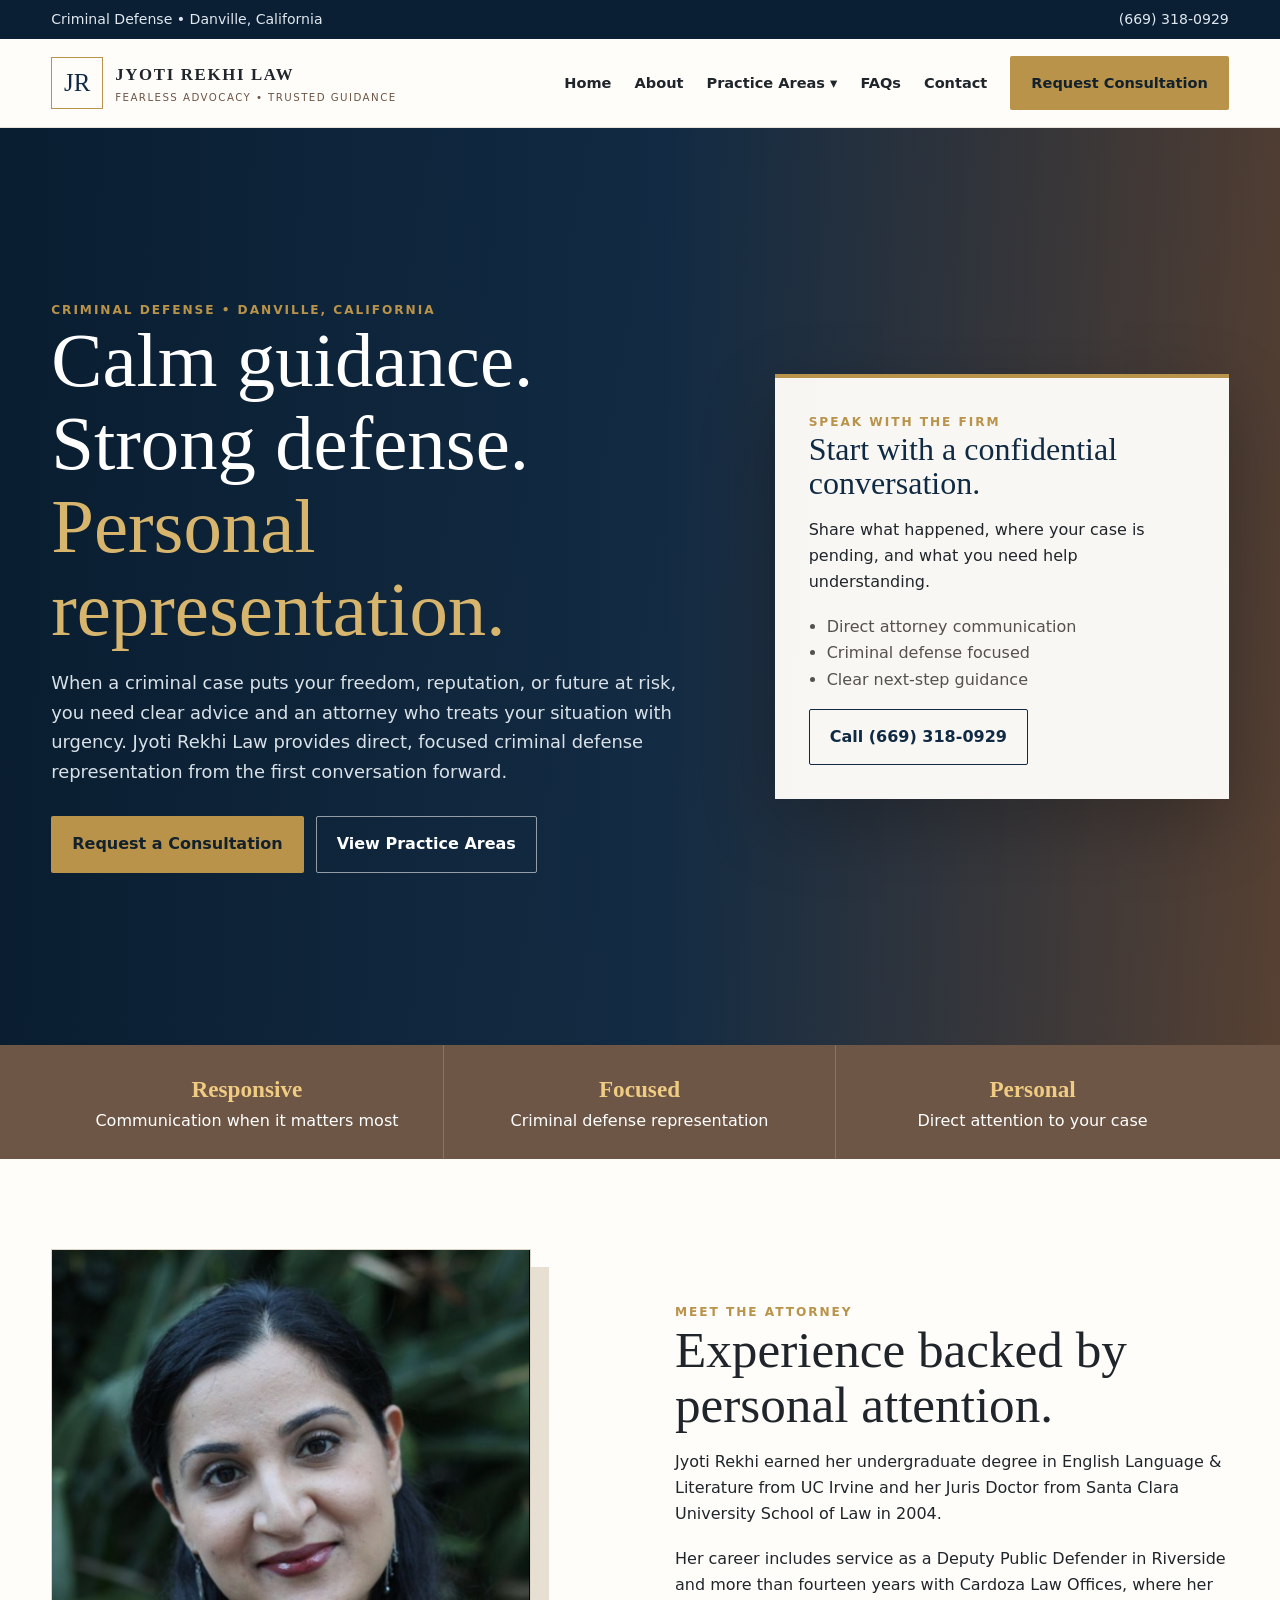
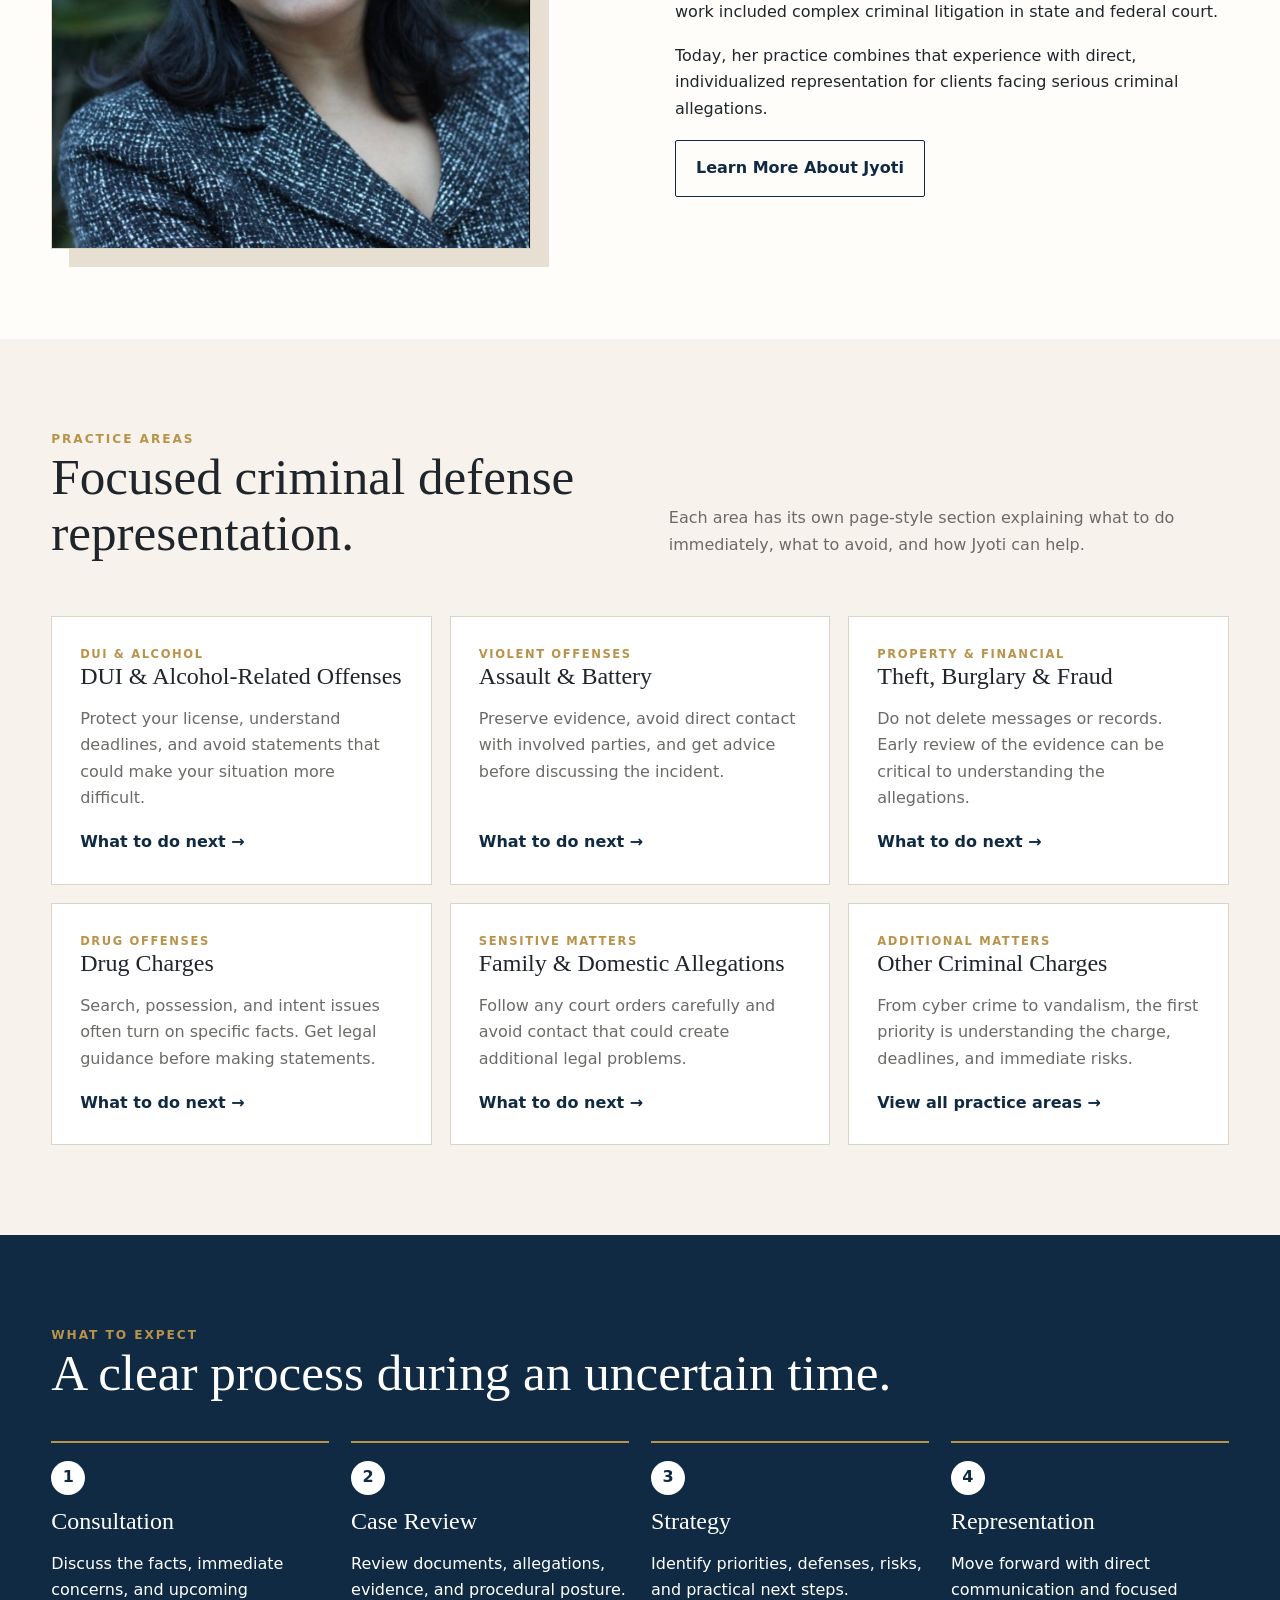
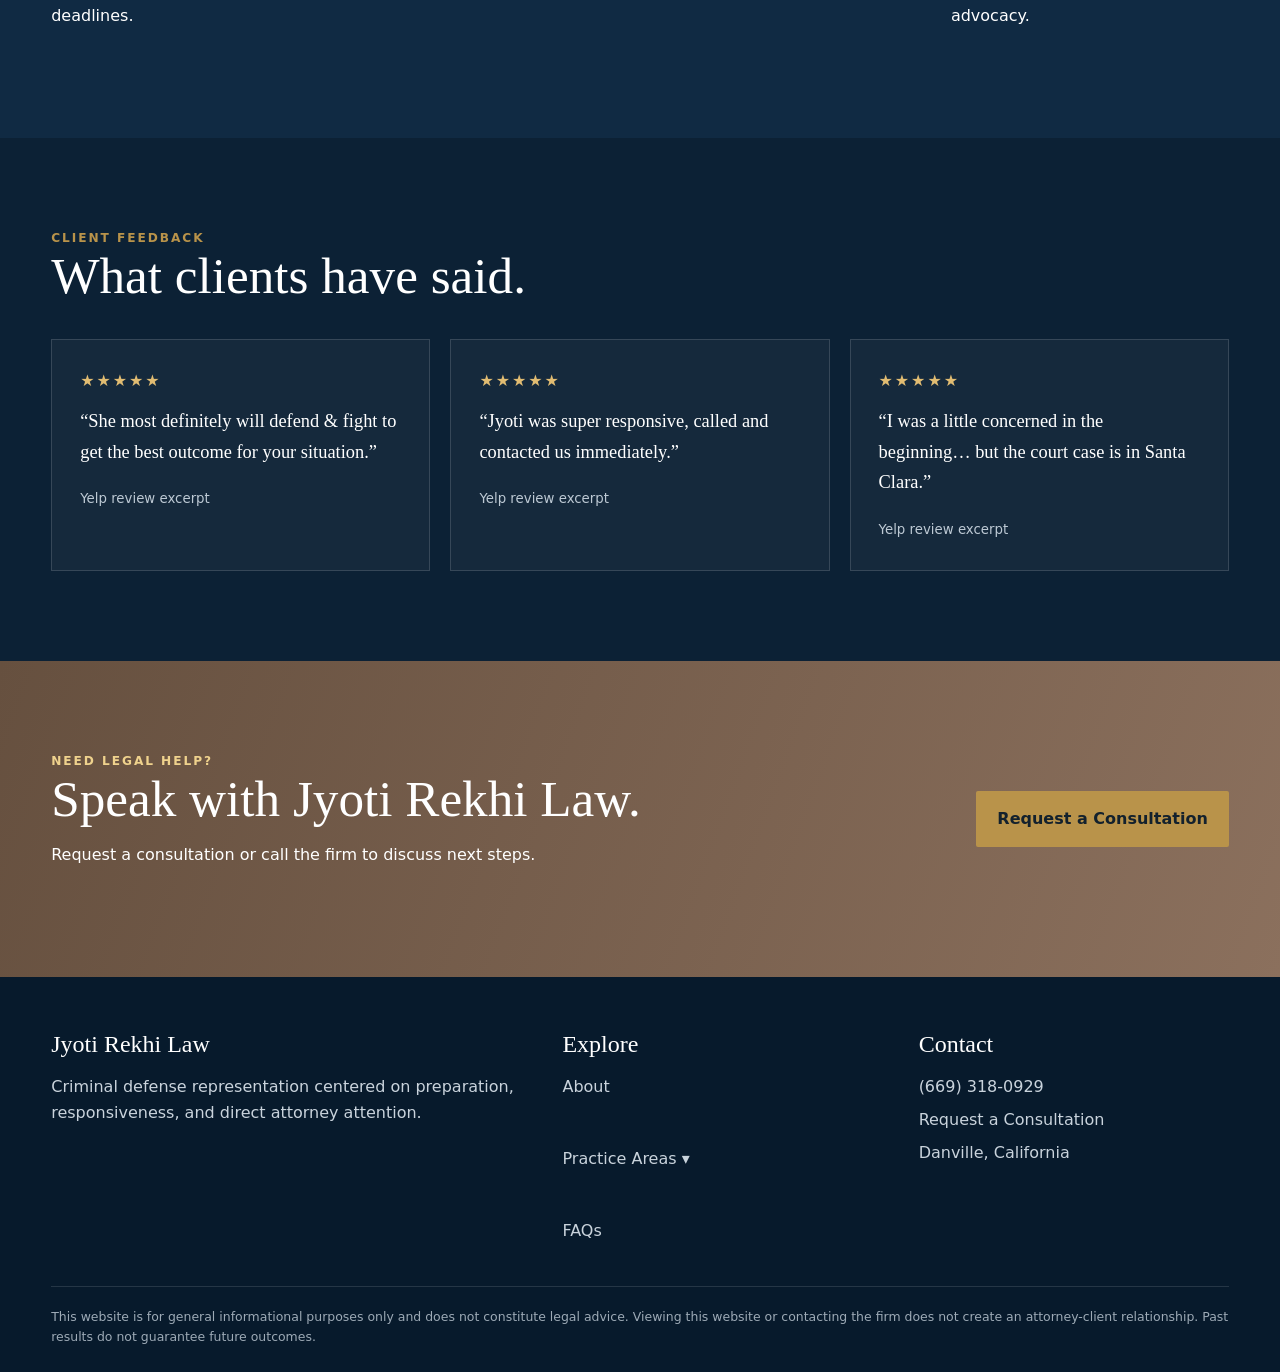
<file: index.html>
<!doctype html><html><head><meta charset="utf-8"><meta name="viewport" content="width=device-width,initial-scale=1">
<title>Home | Jyoti Rekhi Law</title><link rel="stylesheet" href="styles.css"></head><body>
<div class="topbar"><div class="wrap"><span>Criminal Defense • Danville, California</span><span><a href="tel:+16693180929">(669) 318-0929</a></span></div></div>
<header><div class="wrap nav">
  <a class="brand" href="index.html">
    <div class="mark">JR</div>
    <div><strong>JYOTI REKHI LAW</strong><span>Fearless Advocacy • Trusted Guidance</span></div>
  </a>
  <nav class="links">
    <a href="index.html">Home</a>
    <a href="about.html">About</a>
    <div class="has-dropdown"><a href="practice-areas.html">Practice Areas ▾</a>
        <div class="dropdown">
          <a href="practice-areas.html#alcohol">Alcohol-related offenses</a>
          <a href="practice-areas.html#assault">Assault and battery</a>
          <a href="practice-areas.html#child-abuse">Child abuse</a>
          <a href="practice-areas.html#disorderly">Disorderly conduct</a>
          <a href="practice-areas.html#extortion">Extortion</a>
          <a href="practice-areas.html#fraud">Fraud</a>
          <a href="practice-areas.html#identity-theft">Identity theft</a>
          <a href="practice-areas.html#money-laundering">Money laundering</a>
          <a href="practice-areas.html#murder">Murder and manslaughter</a>
          <a href="practice-areas.html#rape">Rape</a>
          <a href="practice-areas.html#sexual-assault">Sexual assault</a>
          <a href="practice-areas.html#stalking">Stalking</a>
          <a href="practice-areas.html#arson">Arson</a>
          <a href="practice-areas.html#burglary">Burglary</a>
          <a href="practice-areas.html#cyber-crime">Cyber crime</a>
          <a href="practice-areas.html#drug-offenses">Drug offenses</a>
          <a href="practice-areas.html#forgery">Forgery</a>
          <a href="practice-areas.html#hate-crimes">Hate crimes</a>
          <a href="practice-areas.html#larceny">Larceny and theft</a>
          <a href="practice-areas.html#motor-vehicle">Motor vehicle theft</a>
          <a href="practice-areas.html#family">Offenses against family</a>
          <a href="practice-areas.html#robbery">Robbery</a>
          <a href="practice-areas.html#solicitation">Solicitation</a>
          <a href="practice-areas.html#vandalism">Vandalism</a>
        </div></div>
    <a href="faq.html">FAQs</a>
    <a href="contact.html">Contact</a>
    <a class="btn primary" href="contact.html">Request Consultation</a>
  </nav>
  <button class="menu" aria-label="Open menu">☰</button>
</div></header>

<main>
<section class="hero"><div class="wrap hero-grid">
  <div class="hero-copy">
    <div class="eyebrow">Criminal Defense • Danville, California</div>
    <h1>Calm guidance. Strong defense. <span>Personal representation.</span></h1>
    <p>When a criminal case puts your freedom, reputation, or future at risk, you need clear advice and an attorney who treats your situation with urgency. Jyoti Rekhi Law provides direct, focused criminal defense representation from the first conversation forward.</p>
    <div class="hero-cta"><a class="btn primary" href="contact.html">Request a Consultation</a><a class="btn light" href="practice-areas.html">View Practice Areas</a></div>
  </div>
  <aside class="consult-card">
    <div class="eyebrow">Speak With The Firm</div>
    <h3>Start with a confidential conversation.</h3>
    <p>Share what happened, where your case is pending, and what you need help understanding.</p>
    <ul><li>Direct attorney communication</li><li>Criminal defense focused</li><li>Clear next-step guidance</li></ul>
    <a class="btn outline" href="tel:+16693180929">Call (669) 318-0929</a>
  </aside>
</div></section>

<div class="trust"><div class="wrap trust-grid">
  <div class="trust-item"><b>Responsive</b><span>Communication when it matters most</span></div>
  <div class="trust-item"><b>Focused</b><span>Criminal defense representation</span></div>
  <div class="trust-item"><b>Personal</b><span>Direct attention to your case</span></div>
</div></div>

<section><div class="wrap two-col">
  <div><img class="attorney-photo" src="jyoti-rekhi.jpg" alt="Jyoti Rekhi"></div>
  <div>
    <div class="eyebrow">Meet The Attorney</div><h2>Experience backed by personal attention.</h2>
    <p>Jyoti Rekhi earned her undergraduate degree in English Language & Literature from UC Irvine and her Juris Doctor from Santa Clara University School of Law in 2004.</p>
    <p>Her career includes service as a Deputy Public Defender in Riverside and more than fourteen years with Cardoza Law Offices, where her work included complex criminal litigation in state and federal court.</p>
    <p>Today, her practice combines that experience with direct, individualized representation for clients facing serious criminal allegations.</p>
    <a class="btn outline" href="about.html">Learn More About Jyoti</a>
  </div>
</div></section>

<section class="practice-section"><div class="wrap">
  <div class="section-head"><div><div class="eyebrow">Practice Areas</div><h2>Focused criminal defense representation.</h2></div><p>Each area has its own page-style section explaining what to do immediately, what to avoid, and how Jyoti can help.</p></div>
  <div class="practice-grid">
    <a class="practice-card" href="practice-areas.html#dui"><div><div class="label">DUI & Alcohol</div><h3>DUI & Alcohol-Related Offenses</h3><p>Protect your license, understand deadlines, and avoid statements that could make your situation more difficult.</p></div><span class="learn">What to do next →</span></a>
    <a class="practice-card" href="practice-areas.html#assault"><div><div class="label">Violent Offenses</div><h3>Assault & Battery</h3><p>Preserve evidence, avoid direct contact with involved parties, and get advice before discussing the incident.</p></div><span class="learn">What to do next →</span></a>
    <a class="practice-card" href="practice-areas.html#theft"><div><div class="label">Property & Financial</div><h3>Theft, Burglary & Fraud</h3><p>Do not delete messages or records. Early review of the evidence can be critical to understanding the allegations.</p></div><span class="learn">What to do next →</span></a>
    <a class="practice-card" href="practice-areas.html#drugs"><div><div class="label">Drug Offenses</div><h3>Drug Charges</h3><p>Search, possession, and intent issues often turn on specific facts. Get legal guidance before making statements.</p></div><span class="learn">What to do next →</span></a>
    <a class="practice-card" href="practice-areas.html#family"><div><div class="label">Sensitive Matters</div><h3>Family & Domestic Allegations</h3><p>Follow any court orders carefully and avoid contact that could create additional legal problems.</p></div><span class="learn">What to do next →</span></a>
    <a class="practice-card" href="practice-areas.html#other"><div><div class="label">Additional Matters</div><h3>Other Criminal Charges</h3><p>From cyber crime to vandalism, the first priority is understanding the charge, deadlines, and immediate risks.</p></div><span class="learn">View all practice areas →</span></a>
  </div>
</div></section>

<section class="band"><div class="wrap"><div class="eyebrow">What To Expect</div><h2>A clear process during an uncertain time.</h2>
  <div class="steps">
    <div class="step"><b>1</b><h3>Consultation</h3><p>Discuss the facts, immediate concerns, and upcoming deadlines.</p></div>
    <div class="step"><b>2</b><h3>Case Review</h3><p>Review documents, allegations, evidence, and procedural posture.</p></div>
    <div class="step"><b>3</b><h3>Strategy</h3><p>Identify priorities, defenses, risks, and practical next steps.</p></div>
    <div class="step"><b>4</b><h3>Representation</h3><p>Move forward with direct communication and focused advocacy.</p></div>
  </div>
</div></section>

<section class="testimonials"><div class="wrap"><div class="eyebrow">Client Feedback</div><h2>What clients have said.</h2>
  <div class="quotes">
    <div class="quote"><div class="stars">★★★★★</div><p>“She most definitely will defend & fight to get the best outcome for your situation.”</p><small>Yelp review excerpt</small></div>
    <div class="quote"><div class="stars">★★★★★</div><p>“Jyoti was super responsive, called and contacted us immediately.”</p><small>Yelp review excerpt</small></div>
    <div class="quote"><div class="stars">★★★★★</div><p>“I was a little concerned in the beginning… but the court case is in Santa Clara.”</p><small>Yelp review excerpt</small></div>
  </div>
</div></section>

<section class="cta"><div class="wrap"><div><div class="eyebrow" style="color:#efd28d">Need Legal Help?</div><h2>Speak with Jyoti Rekhi Law.</h2><p>Request a consultation or call the firm to discuss next steps.</p></div><a class="btn primary" href="contact.html">Request a Consultation</a></div></section>
</main>

<footer><div class="wrap">
  <div class="footer-grid">
    <div><h3>Jyoti Rekhi Law</h3><p>Criminal defense representation centered on preparation, responsiveness, and direct attorney attention.</p></div>
    <div><h3>Explore</h3><a href="about.html">About</a><div class="has-dropdown"><a href="practice-areas.html">Practice Areas ▾</a>
        <div class="dropdown">
          <a href="practice-areas.html#alcohol">Alcohol-related offenses</a>
          <a href="practice-areas.html#assault">Assault and battery</a>
          <a href="practice-areas.html#child-abuse">Child abuse</a>
          <a href="practice-areas.html#disorderly">Disorderly conduct</a>
          <a href="practice-areas.html#extortion">Extortion</a>
          <a href="practice-areas.html#fraud">Fraud</a>
          <a href="practice-areas.html#identity-theft">Identity theft</a>
          <a href="practice-areas.html#money-laundering">Money laundering</a>
          <a href="practice-areas.html#murder">Murder and manslaughter</a>
          <a href="practice-areas.html#rape">Rape</a>
          <a href="practice-areas.html#sexual-assault">Sexual assault</a>
          <a href="practice-areas.html#stalking">Stalking</a>
          <a href="practice-areas.html#arson">Arson</a>
          <a href="practice-areas.html#burglary">Burglary</a>
          <a href="practice-areas.html#cyber-crime">Cyber crime</a>
          <a href="practice-areas.html#drug-offenses">Drug offenses</a>
          <a href="practice-areas.html#forgery">Forgery</a>
          <a href="practice-areas.html#hate-crimes">Hate crimes</a>
          <a href="practice-areas.html#larceny">Larceny and theft</a>
          <a href="practice-areas.html#motor-vehicle">Motor vehicle theft</a>
          <a href="practice-areas.html#family">Offenses against family</a>
          <a href="practice-areas.html#robbery">Robbery</a>
          <a href="practice-areas.html#solicitation">Solicitation</a>
          <a href="practice-areas.html#vandalism">Vandalism</a>
        </div></div><a href="faq.html">FAQs</a></div>
    <div><h3>Contact</h3><a href="tel:+16693180929">(669) 318-0929</a><a href="contact.html">Request a Consultation</a><p>Danville, California</p></div>
  </div>
  <div class="disclaimer">This website is for general informational purposes only and does not constitute legal advice. Viewing this website or contacting the firm does not create an attorney-client relationship. Past results do not guarantee future outcomes.</div>
</div></footer><script src="script.js"></script>
</body></html>
</file>
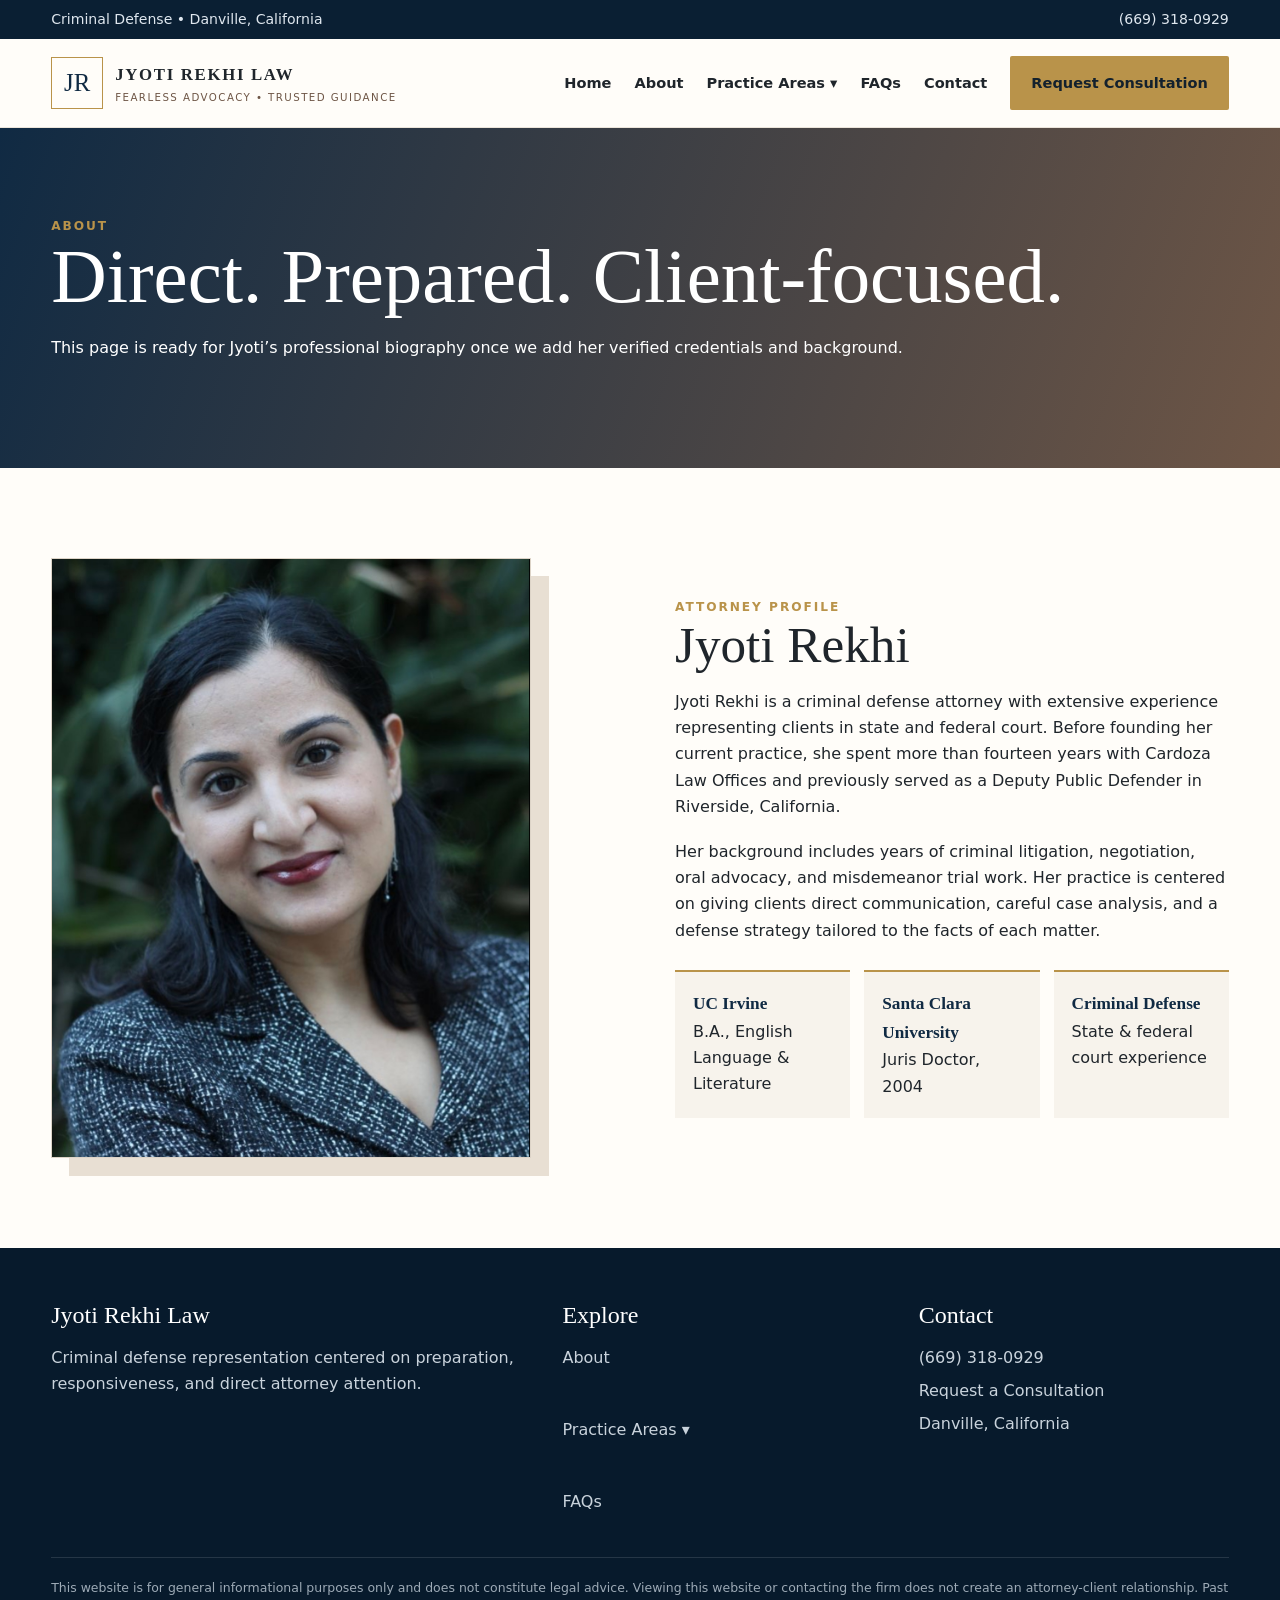
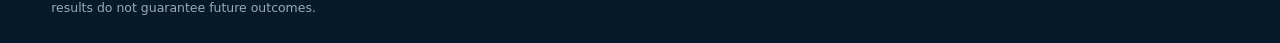
<file: about.html>
<!doctype html><html><head><meta charset="utf-8"><meta name="viewport" content="width=device-width,initial-scale=1">
<title>About | Jyoti Rekhi Law</title><link rel="stylesheet" href="styles.css"></head><body>
<div class="topbar"><div class="wrap"><span>Criminal Defense • Danville, California</span><span><a href="tel:+16693180929">(669) 318-0929</a></span></div></div>
<header><div class="wrap nav">
  <a class="brand" href="index.html">
    <div class="mark">JR</div>
    <div><strong>JYOTI REKHI LAW</strong><span>Fearless Advocacy • Trusted Guidance</span></div>
  </a>
  <nav class="links">
    <a href="index.html">Home</a>
    <a href="about.html">About</a>
    <div class="has-dropdown"><a href="practice-areas.html">Practice Areas ▾</a>
        <div class="dropdown">
          <a href="practice-areas.html#alcohol">Alcohol-related offenses</a>
          <a href="practice-areas.html#assault">Assault and battery</a>
          <a href="practice-areas.html#child-abuse">Child abuse</a>
          <a href="practice-areas.html#disorderly">Disorderly conduct</a>
          <a href="practice-areas.html#extortion">Extortion</a>
          <a href="practice-areas.html#fraud">Fraud</a>
          <a href="practice-areas.html#identity-theft">Identity theft</a>
          <a href="practice-areas.html#money-laundering">Money laundering</a>
          <a href="practice-areas.html#murder">Murder and manslaughter</a>
          <a href="practice-areas.html#rape">Rape</a>
          <a href="practice-areas.html#sexual-assault">Sexual assault</a>
          <a href="practice-areas.html#stalking">Stalking</a>
          <a href="practice-areas.html#arson">Arson</a>
          <a href="practice-areas.html#burglary">Burglary</a>
          <a href="practice-areas.html#cyber-crime">Cyber crime</a>
          <a href="practice-areas.html#drug-offenses">Drug offenses</a>
          <a href="practice-areas.html#forgery">Forgery</a>
          <a href="practice-areas.html#hate-crimes">Hate crimes</a>
          <a href="practice-areas.html#larceny">Larceny and theft</a>
          <a href="practice-areas.html#motor-vehicle">Motor vehicle theft</a>
          <a href="practice-areas.html#family">Offenses against family</a>
          <a href="practice-areas.html#robbery">Robbery</a>
          <a href="practice-areas.html#solicitation">Solicitation</a>
          <a href="practice-areas.html#vandalism">Vandalism</a>
        </div></div>
    <a href="faq.html">FAQs</a>
    <a href="contact.html">Contact</a>
    <a class="btn primary" href="contact.html">Request Consultation</a>
  </nav>
  <button class="menu" aria-label="Open menu">☰</button>
</div></header>

<div class="page-hero"><div class="wrap"><div class="eyebrow">About</div><h1>Direct. Prepared. Client-focused.</h1><p>This page is ready for Jyoti’s professional biography once we add her verified credentials and background.</p></div></div>
<section><div class="wrap two-col">
<div><img class="attorney-photo" src="jyoti-rekhi.jpg" alt="Jyoti Rekhi"></div>
<div>
  <div class="eyebrow">Attorney Profile</div><h2>Jyoti Rekhi</h2>
  <p>Jyoti Rekhi is a criminal defense attorney with extensive experience representing clients in state and federal court. Before founding her current practice, she spent more than fourteen years with Cardoza Law Offices and previously served as a Deputy Public Defender in Riverside, California.</p>
  <p>Her background includes years of criminal litigation, negotiation, oral advocacy, and misdemeanor trial work. Her practice is centered on giving clients direct communication, careful case analysis, and a defense strategy tailored to the facts of each matter.</p>
  <div class="credential-row">
    <div class="credential"><b>UC Irvine</b><span>B.A., English Language & Literature</span></div>
    <div class="credential"><b>Santa Clara University</b><span>Juris Doctor, 2004</span></div>
    <div class="credential"><b>Criminal Defense</b><span>State & federal court experience</span></div>
  </div>
</div></div></section>

<footer><div class="wrap">
  <div class="footer-grid">
    <div><h3>Jyoti Rekhi Law</h3><p>Criminal defense representation centered on preparation, responsiveness, and direct attorney attention.</p></div>
    <div><h3>Explore</h3><a href="about.html">About</a><div class="has-dropdown"><a href="practice-areas.html">Practice Areas ▾</a>
        <div class="dropdown">
          <a href="practice-areas.html#alcohol">Alcohol-related offenses</a>
          <a href="practice-areas.html#assault">Assault and battery</a>
          <a href="practice-areas.html#child-abuse">Child abuse</a>
          <a href="practice-areas.html#disorderly">Disorderly conduct</a>
          <a href="practice-areas.html#extortion">Extortion</a>
          <a href="practice-areas.html#fraud">Fraud</a>
          <a href="practice-areas.html#identity-theft">Identity theft</a>
          <a href="practice-areas.html#money-laundering">Money laundering</a>
          <a href="practice-areas.html#murder">Murder and manslaughter</a>
          <a href="practice-areas.html#rape">Rape</a>
          <a href="practice-areas.html#sexual-assault">Sexual assault</a>
          <a href="practice-areas.html#stalking">Stalking</a>
          <a href="practice-areas.html#arson">Arson</a>
          <a href="practice-areas.html#burglary">Burglary</a>
          <a href="practice-areas.html#cyber-crime">Cyber crime</a>
          <a href="practice-areas.html#drug-offenses">Drug offenses</a>
          <a href="practice-areas.html#forgery">Forgery</a>
          <a href="practice-areas.html#hate-crimes">Hate crimes</a>
          <a href="practice-areas.html#larceny">Larceny and theft</a>
          <a href="practice-areas.html#motor-vehicle">Motor vehicle theft</a>
          <a href="practice-areas.html#family">Offenses against family</a>
          <a href="practice-areas.html#robbery">Robbery</a>
          <a href="practice-areas.html#solicitation">Solicitation</a>
          <a href="practice-areas.html#vandalism">Vandalism</a>
        </div></div><a href="faq.html">FAQs</a></div>
    <div><h3>Contact</h3><a href="tel:+16693180929">(669) 318-0929</a><a href="contact.html">Request a Consultation</a><p>Danville, California</p></div>
  </div>
  <div class="disclaimer">This website is for general informational purposes only and does not constitute legal advice. Viewing this website or contacting the firm does not create an attorney-client relationship. Past results do not guarantee future outcomes.</div>
</div></footer><script src="script.js"></script>
</body></html>
</file>
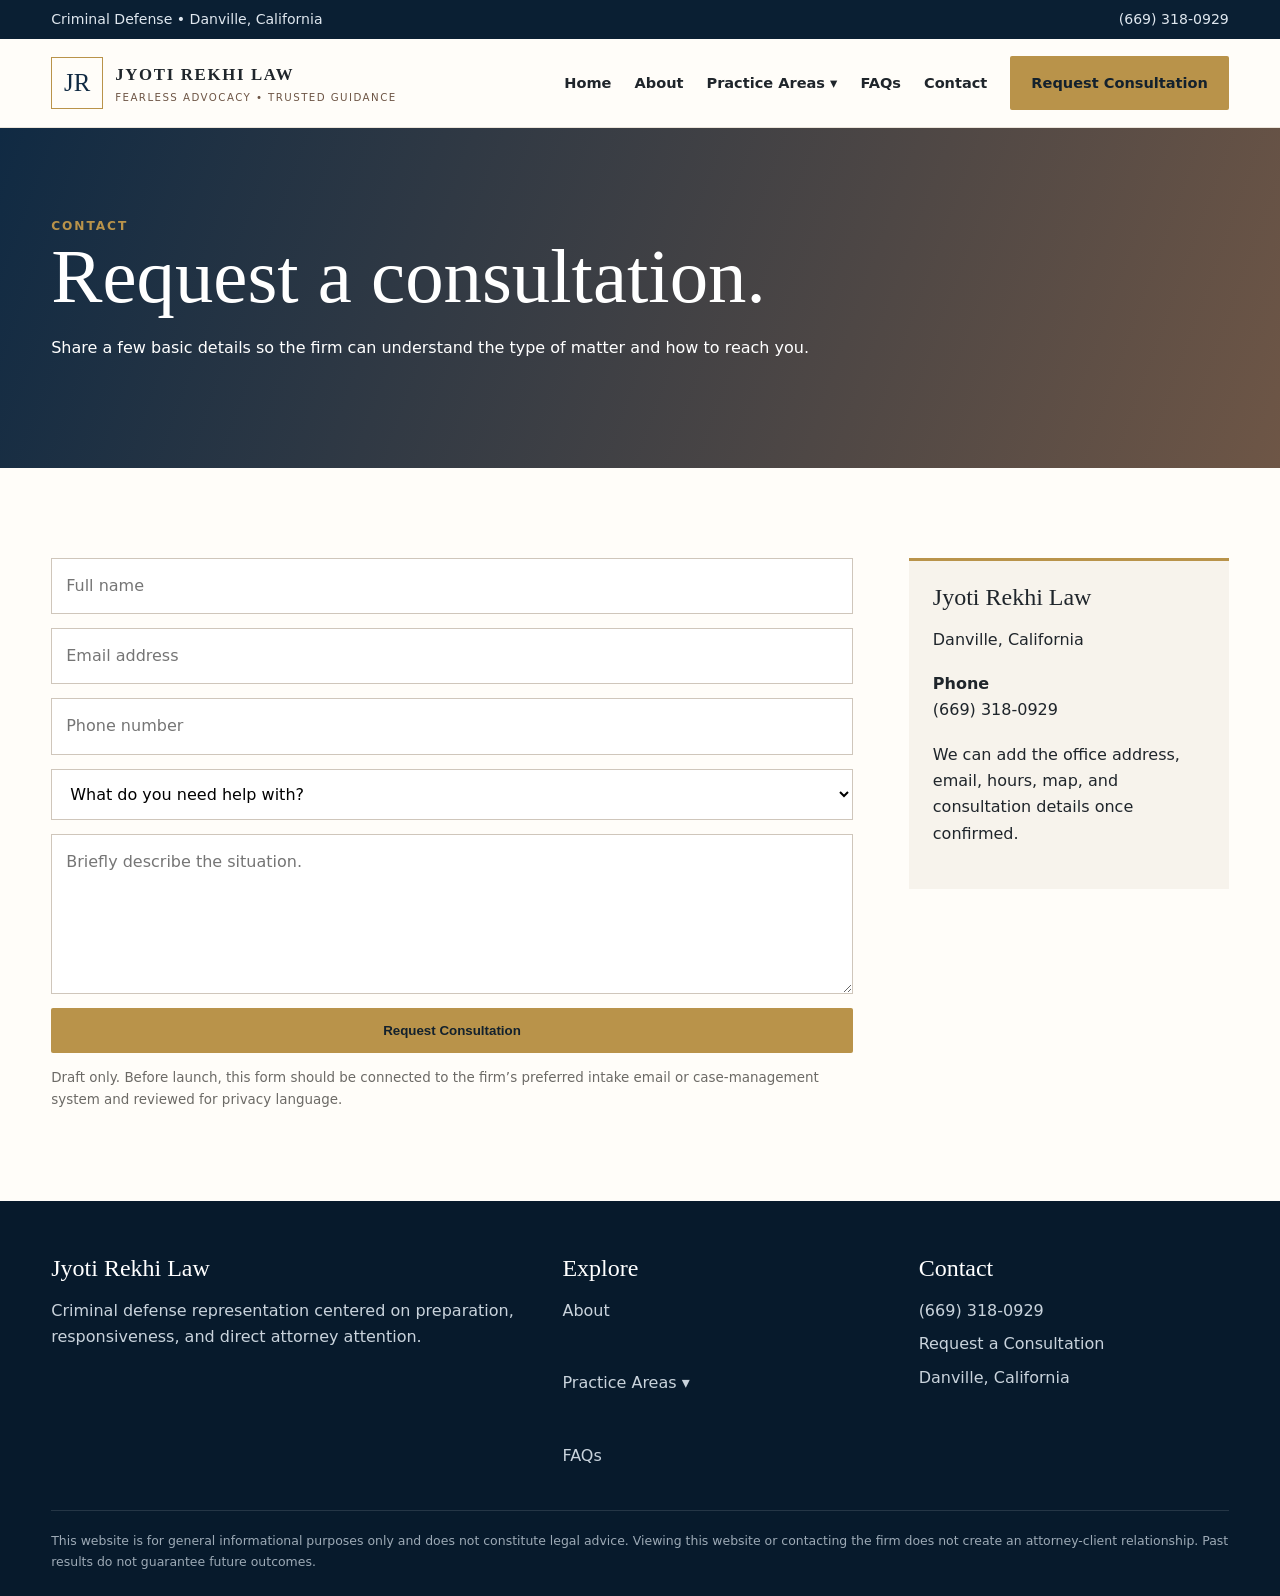
<file: contact.html>
<!doctype html><html><head><meta charset="utf-8"><meta name="viewport" content="width=device-width,initial-scale=1">
<title>Contact | Jyoti Rekhi Law</title><link rel="stylesheet" href="styles.css"></head><body>
<div class="topbar"><div class="wrap"><span>Criminal Defense • Danville, California</span><span><a href="tel:+16693180929">(669) 318-0929</a></span></div></div>
<header><div class="wrap nav">
  <a class="brand" href="index.html">
    <div class="mark">JR</div>
    <div><strong>JYOTI REKHI LAW</strong><span>Fearless Advocacy • Trusted Guidance</span></div>
  </a>
  <nav class="links">
    <a href="index.html">Home</a>
    <a href="about.html">About</a>
    <div class="has-dropdown"><a href="practice-areas.html">Practice Areas ▾</a>
        <div class="dropdown">
          <a href="practice-areas.html#alcohol">Alcohol-related offenses</a>
          <a href="practice-areas.html#assault">Assault and battery</a>
          <a href="practice-areas.html#child-abuse">Child abuse</a>
          <a href="practice-areas.html#disorderly">Disorderly conduct</a>
          <a href="practice-areas.html#extortion">Extortion</a>
          <a href="practice-areas.html#fraud">Fraud</a>
          <a href="practice-areas.html#identity-theft">Identity theft</a>
          <a href="practice-areas.html#money-laundering">Money laundering</a>
          <a href="practice-areas.html#murder">Murder and manslaughter</a>
          <a href="practice-areas.html#rape">Rape</a>
          <a href="practice-areas.html#sexual-assault">Sexual assault</a>
          <a href="practice-areas.html#stalking">Stalking</a>
          <a href="practice-areas.html#arson">Arson</a>
          <a href="practice-areas.html#burglary">Burglary</a>
          <a href="practice-areas.html#cyber-crime">Cyber crime</a>
          <a href="practice-areas.html#drug-offenses">Drug offenses</a>
          <a href="practice-areas.html#forgery">Forgery</a>
          <a href="practice-areas.html#hate-crimes">Hate crimes</a>
          <a href="practice-areas.html#larceny">Larceny and theft</a>
          <a href="practice-areas.html#motor-vehicle">Motor vehicle theft</a>
          <a href="practice-areas.html#family">Offenses against family</a>
          <a href="practice-areas.html#robbery">Robbery</a>
          <a href="practice-areas.html#solicitation">Solicitation</a>
          <a href="practice-areas.html#vandalism">Vandalism</a>
        </div></div>
    <a href="faq.html">FAQs</a>
    <a href="contact.html">Contact</a>
    <a class="btn primary" href="contact.html">Request Consultation</a>
  </nav>
  <button class="menu" aria-label="Open menu">☰</button>
</div></header>

<div class="page-hero"><div class="wrap"><div class="eyebrow">Contact</div><h1>Request a consultation.</h1><p>Share a few basic details so the firm can understand the type of matter and how to reach you.</p></div></div>
<section><div class="wrap content"><div>
<form class="form" onsubmit="event.preventDefault(); alert('Draft site only — the form is not connected yet.');">
<input placeholder="Full name" required><input type="email" placeholder="Email address" required><input type="tel" placeholder="Phone number" required>
<select><option>What do you need help with?</option><option>DUI / Alcohol-related</option><option>Assault / Battery</option><option>Theft / Fraud</option><option>Drug offense</option><option>Family / Domestic allegation</option><option>Other criminal matter</option></select>
<textarea placeholder="Briefly describe the situation."></textarea><button class="btn primary">Request Consultation</button>
<div class="note">Draft only. Before launch, this form should be connected to the firm’s preferred intake email or case-management system and reviewed for privacy language.</div>
</form></div>
<aside class="sidebar"><h3>Jyoti Rekhi Law</h3><p>Danville, California</p><p><strong>Phone</strong><br><a href="tel:+16693180929">(669) 318-0929</a></p><p>We can add the office address, email, hours, map, and consultation details once confirmed.</p></aside></div></section>

<footer><div class="wrap">
  <div class="footer-grid">
    <div><h3>Jyoti Rekhi Law</h3><p>Criminal defense representation centered on preparation, responsiveness, and direct attorney attention.</p></div>
    <div><h3>Explore</h3><a href="about.html">About</a><div class="has-dropdown"><a href="practice-areas.html">Practice Areas ▾</a>
        <div class="dropdown">
          <a href="practice-areas.html#alcohol">Alcohol-related offenses</a>
          <a href="practice-areas.html#assault">Assault and battery</a>
          <a href="practice-areas.html#child-abuse">Child abuse</a>
          <a href="practice-areas.html#disorderly">Disorderly conduct</a>
          <a href="practice-areas.html#extortion">Extortion</a>
          <a href="practice-areas.html#fraud">Fraud</a>
          <a href="practice-areas.html#identity-theft">Identity theft</a>
          <a href="practice-areas.html#money-laundering">Money laundering</a>
          <a href="practice-areas.html#murder">Murder and manslaughter</a>
          <a href="practice-areas.html#rape">Rape</a>
          <a href="practice-areas.html#sexual-assault">Sexual assault</a>
          <a href="practice-areas.html#stalking">Stalking</a>
          <a href="practice-areas.html#arson">Arson</a>
          <a href="practice-areas.html#burglary">Burglary</a>
          <a href="practice-areas.html#cyber-crime">Cyber crime</a>
          <a href="practice-areas.html#drug-offenses">Drug offenses</a>
          <a href="practice-areas.html#forgery">Forgery</a>
          <a href="practice-areas.html#hate-crimes">Hate crimes</a>
          <a href="practice-areas.html#larceny">Larceny and theft</a>
          <a href="practice-areas.html#motor-vehicle">Motor vehicle theft</a>
          <a href="practice-areas.html#family">Offenses against family</a>
          <a href="practice-areas.html#robbery">Robbery</a>
          <a href="practice-areas.html#solicitation">Solicitation</a>
          <a href="practice-areas.html#vandalism">Vandalism</a>
        </div></div><a href="faq.html">FAQs</a></div>
    <div><h3>Contact</h3><a href="tel:+16693180929">(669) 318-0929</a><a href="contact.html">Request a Consultation</a><p>Danville, California</p></div>
  </div>
  <div class="disclaimer">This website is for general informational purposes only and does not constitute legal advice. Viewing this website or contacting the firm does not create an attorney-client relationship. Past results do not guarantee future outcomes.</div>
</div></footer><script src="script.js"></script>
</body></html>
</file>
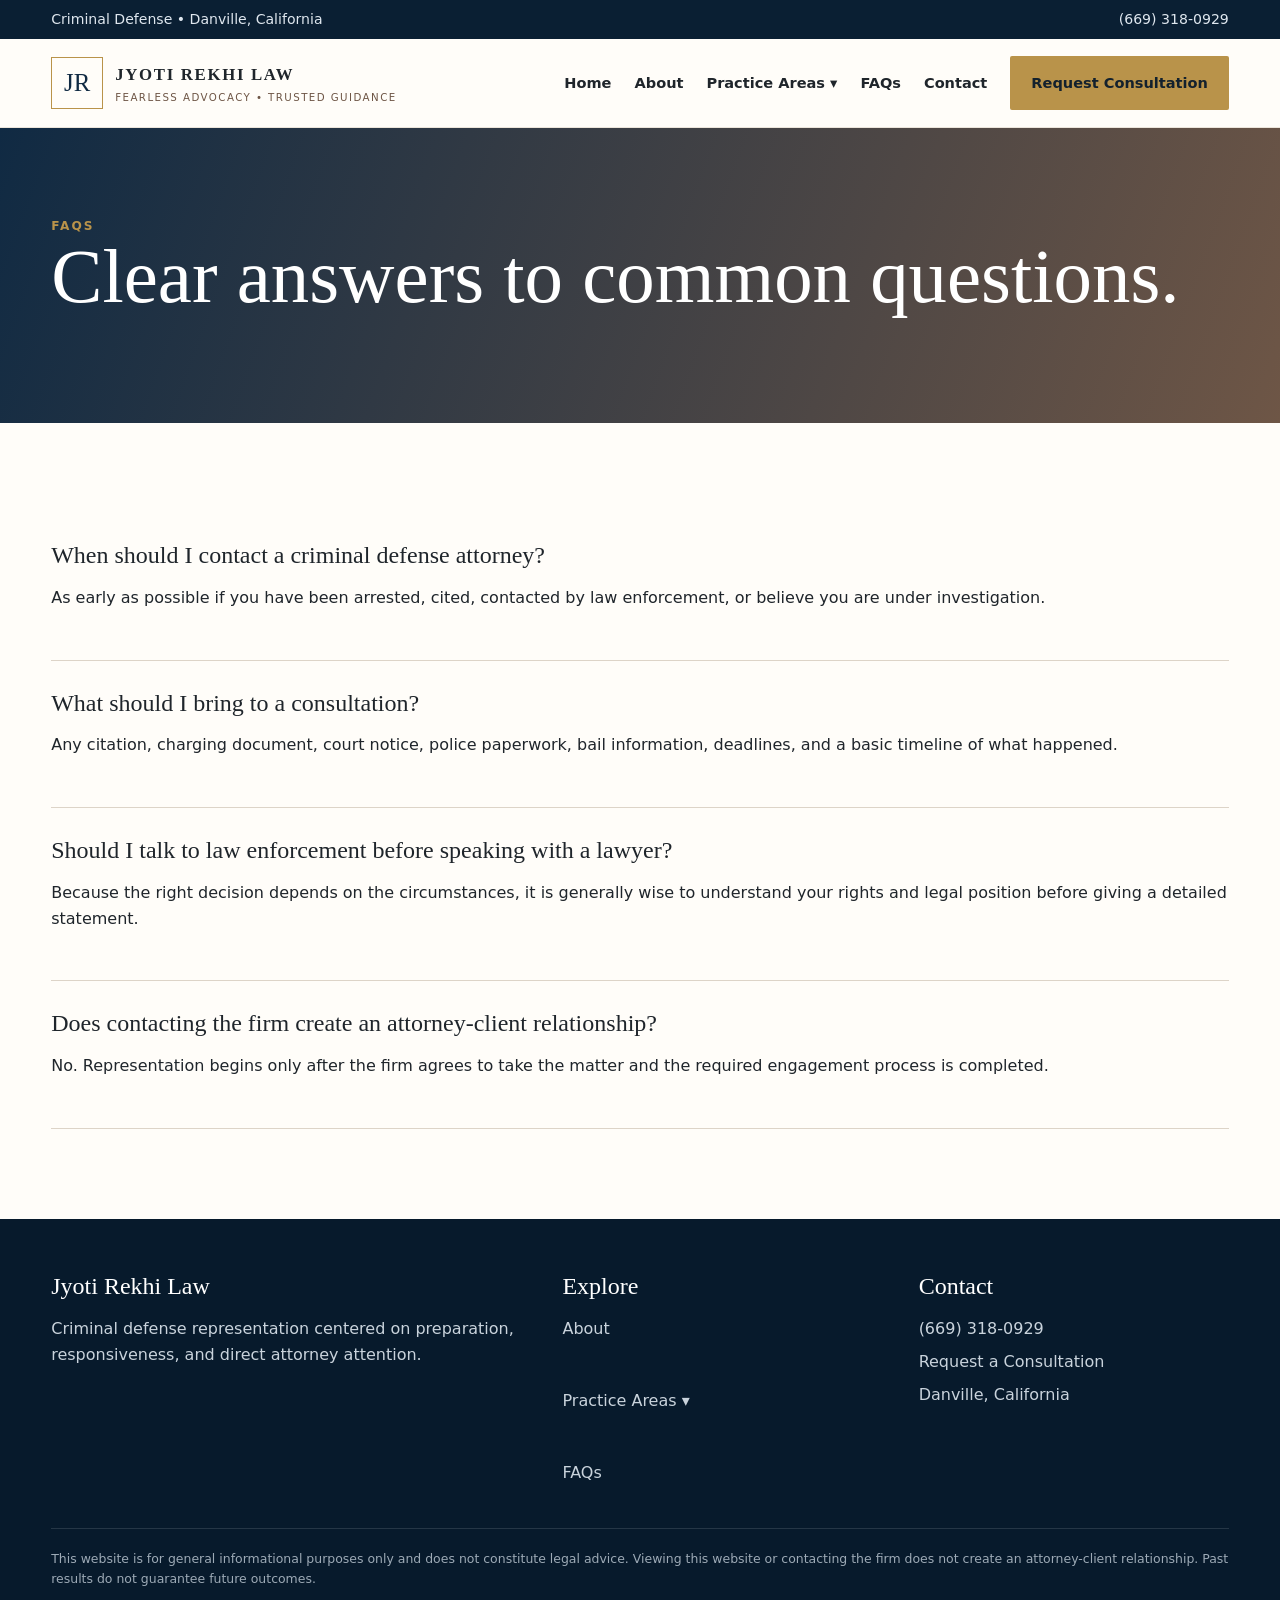
<file: faq.html>
<!doctype html><html><head><meta charset="utf-8"><meta name="viewport" content="width=device-width,initial-scale=1">
<title>FAQs | Jyoti Rekhi Law</title><link rel="stylesheet" href="styles.css"></head><body>
<div class="topbar"><div class="wrap"><span>Criminal Defense • Danville, California</span><span><a href="tel:+16693180929">(669) 318-0929</a></span></div></div>
<header><div class="wrap nav">
  <a class="brand" href="index.html">
    <div class="mark">JR</div>
    <div><strong>JYOTI REKHI LAW</strong><span>Fearless Advocacy • Trusted Guidance</span></div>
  </a>
  <nav class="links">
    <a href="index.html">Home</a>
    <a href="about.html">About</a>
    <div class="has-dropdown"><a href="practice-areas.html">Practice Areas ▾</a>
        <div class="dropdown">
          <a href="practice-areas.html#alcohol">Alcohol-related offenses</a>
          <a href="practice-areas.html#assault">Assault and battery</a>
          <a href="practice-areas.html#child-abuse">Child abuse</a>
          <a href="practice-areas.html#disorderly">Disorderly conduct</a>
          <a href="practice-areas.html#extortion">Extortion</a>
          <a href="practice-areas.html#fraud">Fraud</a>
          <a href="practice-areas.html#identity-theft">Identity theft</a>
          <a href="practice-areas.html#money-laundering">Money laundering</a>
          <a href="practice-areas.html#murder">Murder and manslaughter</a>
          <a href="practice-areas.html#rape">Rape</a>
          <a href="practice-areas.html#sexual-assault">Sexual assault</a>
          <a href="practice-areas.html#stalking">Stalking</a>
          <a href="practice-areas.html#arson">Arson</a>
          <a href="practice-areas.html#burglary">Burglary</a>
          <a href="practice-areas.html#cyber-crime">Cyber crime</a>
          <a href="practice-areas.html#drug-offenses">Drug offenses</a>
          <a href="practice-areas.html#forgery">Forgery</a>
          <a href="practice-areas.html#hate-crimes">Hate crimes</a>
          <a href="practice-areas.html#larceny">Larceny and theft</a>
          <a href="practice-areas.html#motor-vehicle">Motor vehicle theft</a>
          <a href="practice-areas.html#family">Offenses against family</a>
          <a href="practice-areas.html#robbery">Robbery</a>
          <a href="practice-areas.html#solicitation">Solicitation</a>
          <a href="practice-areas.html#vandalism">Vandalism</a>
        </div></div>
    <a href="faq.html">FAQs</a>
    <a href="contact.html">Contact</a>
    <a class="btn primary" href="contact.html">Request Consultation</a>
  </nav>
  <button class="menu" aria-label="Open menu">☰</button>
</div></header>

<div class="page-hero"><div class="wrap"><div class="eyebrow">FAQs</div><h1>Clear answers to common questions.</h1></div></div>
<section><div class="wrap">
<div class="area-detail"><h3>When should I contact a criminal defense attorney?</h3><p>As early as possible if you have been arrested, cited, contacted by law enforcement, or believe you are under investigation.</p></div>
<div class="area-detail"><h3>What should I bring to a consultation?</h3><p>Any citation, charging document, court notice, police paperwork, bail information, deadlines, and a basic timeline of what happened.</p></div>
<div class="area-detail"><h3>Should I talk to law enforcement before speaking with a lawyer?</h3><p>Because the right decision depends on the circumstances, it is generally wise to understand your rights and legal position before giving a detailed statement.</p></div>
<div class="area-detail"><h3>Does contacting the firm create an attorney-client relationship?</h3><p>No. Representation begins only after the firm agrees to take the matter and the required engagement process is completed.</p></div>
</div></section>

<footer><div class="wrap">
  <div class="footer-grid">
    <div><h3>Jyoti Rekhi Law</h3><p>Criminal defense representation centered on preparation, responsiveness, and direct attorney attention.</p></div>
    <div><h3>Explore</h3><a href="about.html">About</a><div class="has-dropdown"><a href="practice-areas.html">Practice Areas ▾</a>
        <div class="dropdown">
          <a href="practice-areas.html#alcohol">Alcohol-related offenses</a>
          <a href="practice-areas.html#assault">Assault and battery</a>
          <a href="practice-areas.html#child-abuse">Child abuse</a>
          <a href="practice-areas.html#disorderly">Disorderly conduct</a>
          <a href="practice-areas.html#extortion">Extortion</a>
          <a href="practice-areas.html#fraud">Fraud</a>
          <a href="practice-areas.html#identity-theft">Identity theft</a>
          <a href="practice-areas.html#money-laundering">Money laundering</a>
          <a href="practice-areas.html#murder">Murder and manslaughter</a>
          <a href="practice-areas.html#rape">Rape</a>
          <a href="practice-areas.html#sexual-assault">Sexual assault</a>
          <a href="practice-areas.html#stalking">Stalking</a>
          <a href="practice-areas.html#arson">Arson</a>
          <a href="practice-areas.html#burglary">Burglary</a>
          <a href="practice-areas.html#cyber-crime">Cyber crime</a>
          <a href="practice-areas.html#drug-offenses">Drug offenses</a>
          <a href="practice-areas.html#forgery">Forgery</a>
          <a href="practice-areas.html#hate-crimes">Hate crimes</a>
          <a href="practice-areas.html#larceny">Larceny and theft</a>
          <a href="practice-areas.html#motor-vehicle">Motor vehicle theft</a>
          <a href="practice-areas.html#family">Offenses against family</a>
          <a href="practice-areas.html#robbery">Robbery</a>
          <a href="practice-areas.html#solicitation">Solicitation</a>
          <a href="practice-areas.html#vandalism">Vandalism</a>
        </div></div><a href="faq.html">FAQs</a></div>
    <div><h3>Contact</h3><a href="tel:+16693180929">(669) 318-0929</a><a href="contact.html">Request a Consultation</a><p>Danville, California</p></div>
  </div>
  <div class="disclaimer">This website is for general informational purposes only and does not constitute legal advice. Viewing this website or contacting the firm does not create an attorney-client relationship. Past results do not guarantee future outcomes.</div>
</div></footer><script src="script.js"></script>
</body></html>
</file>
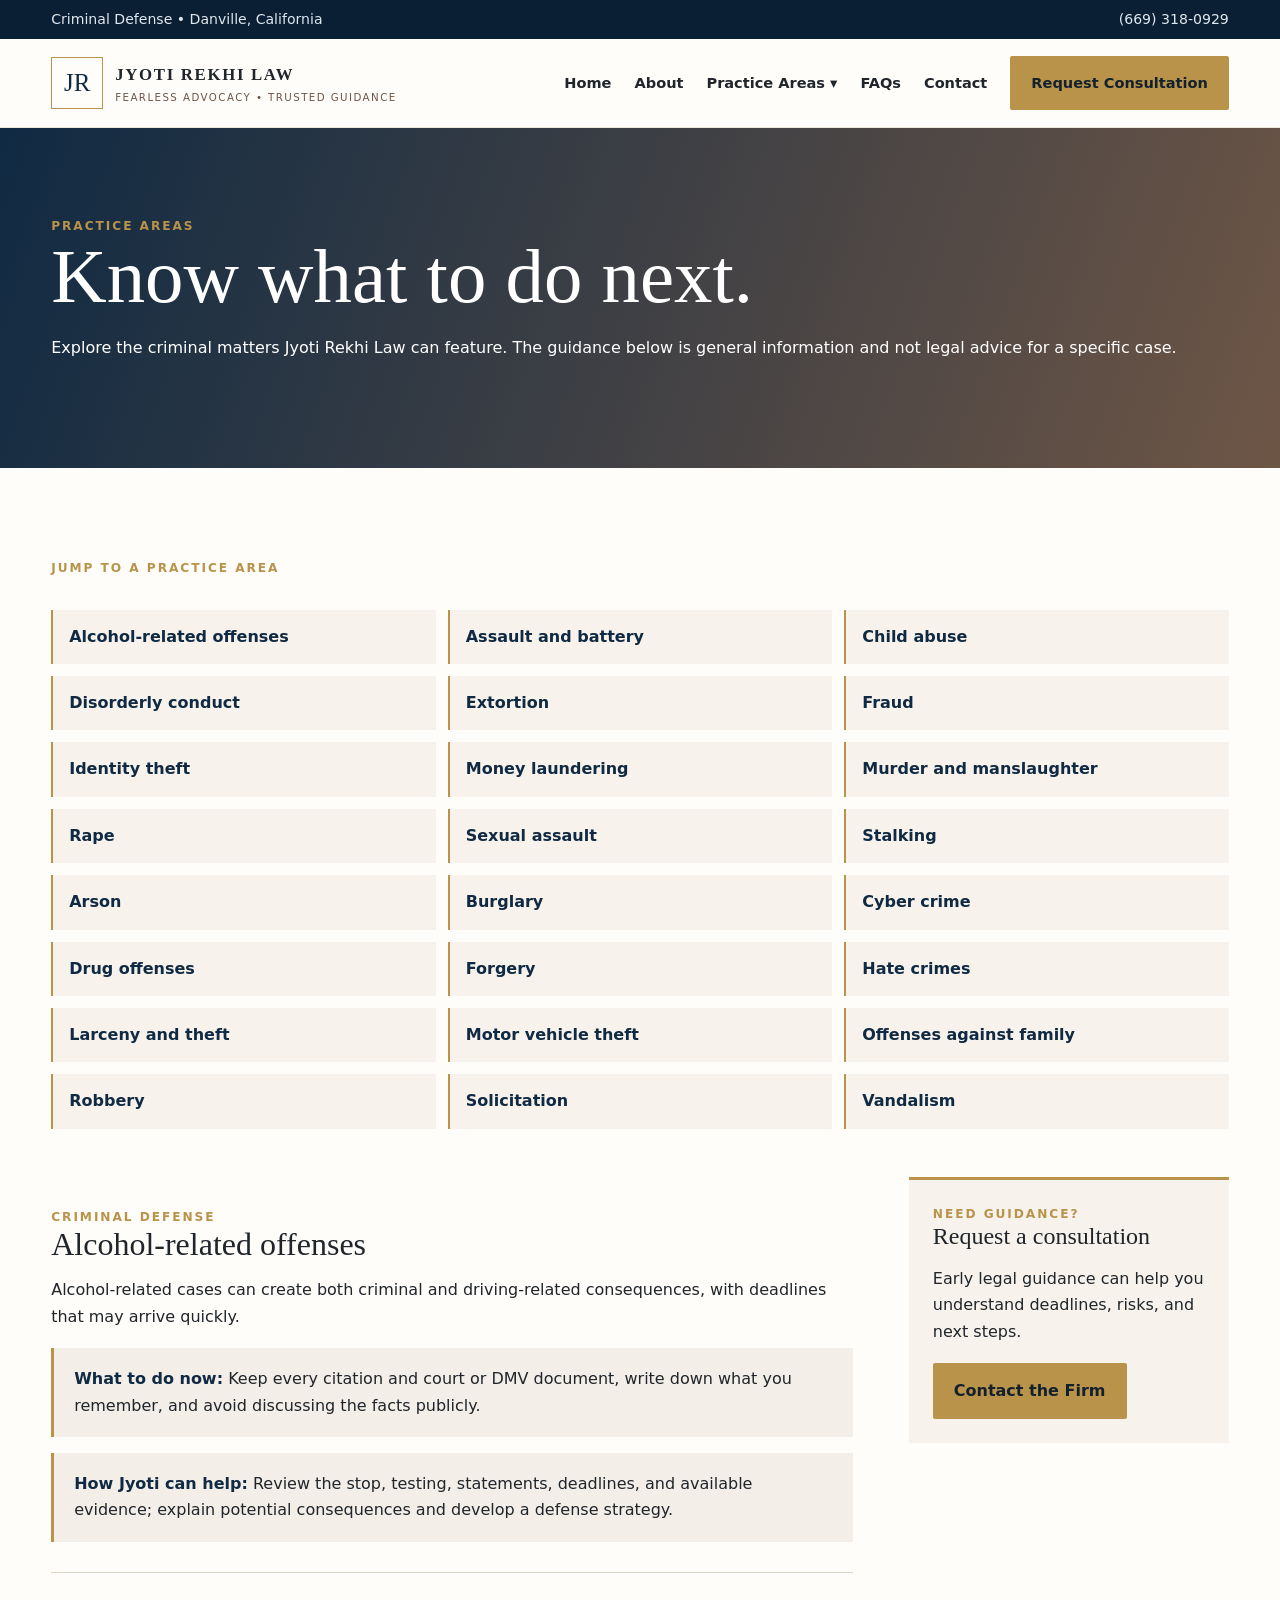
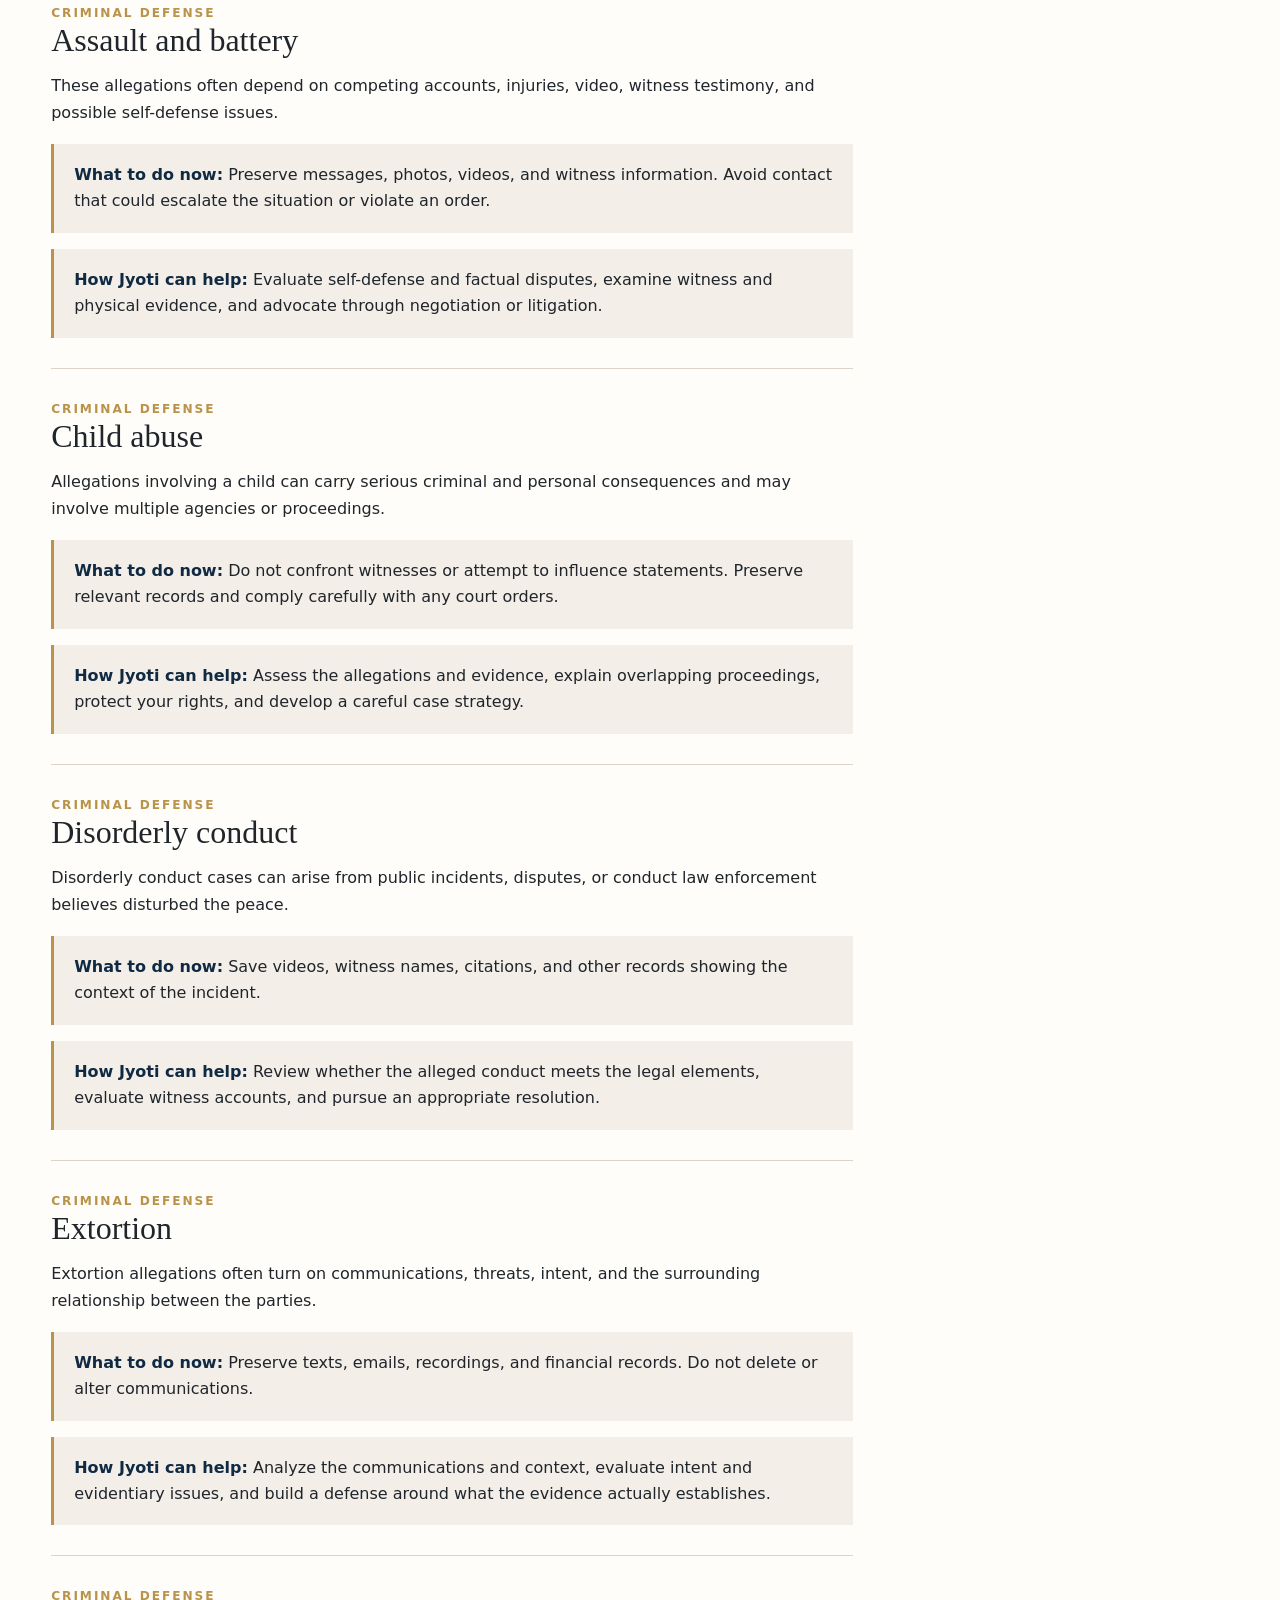
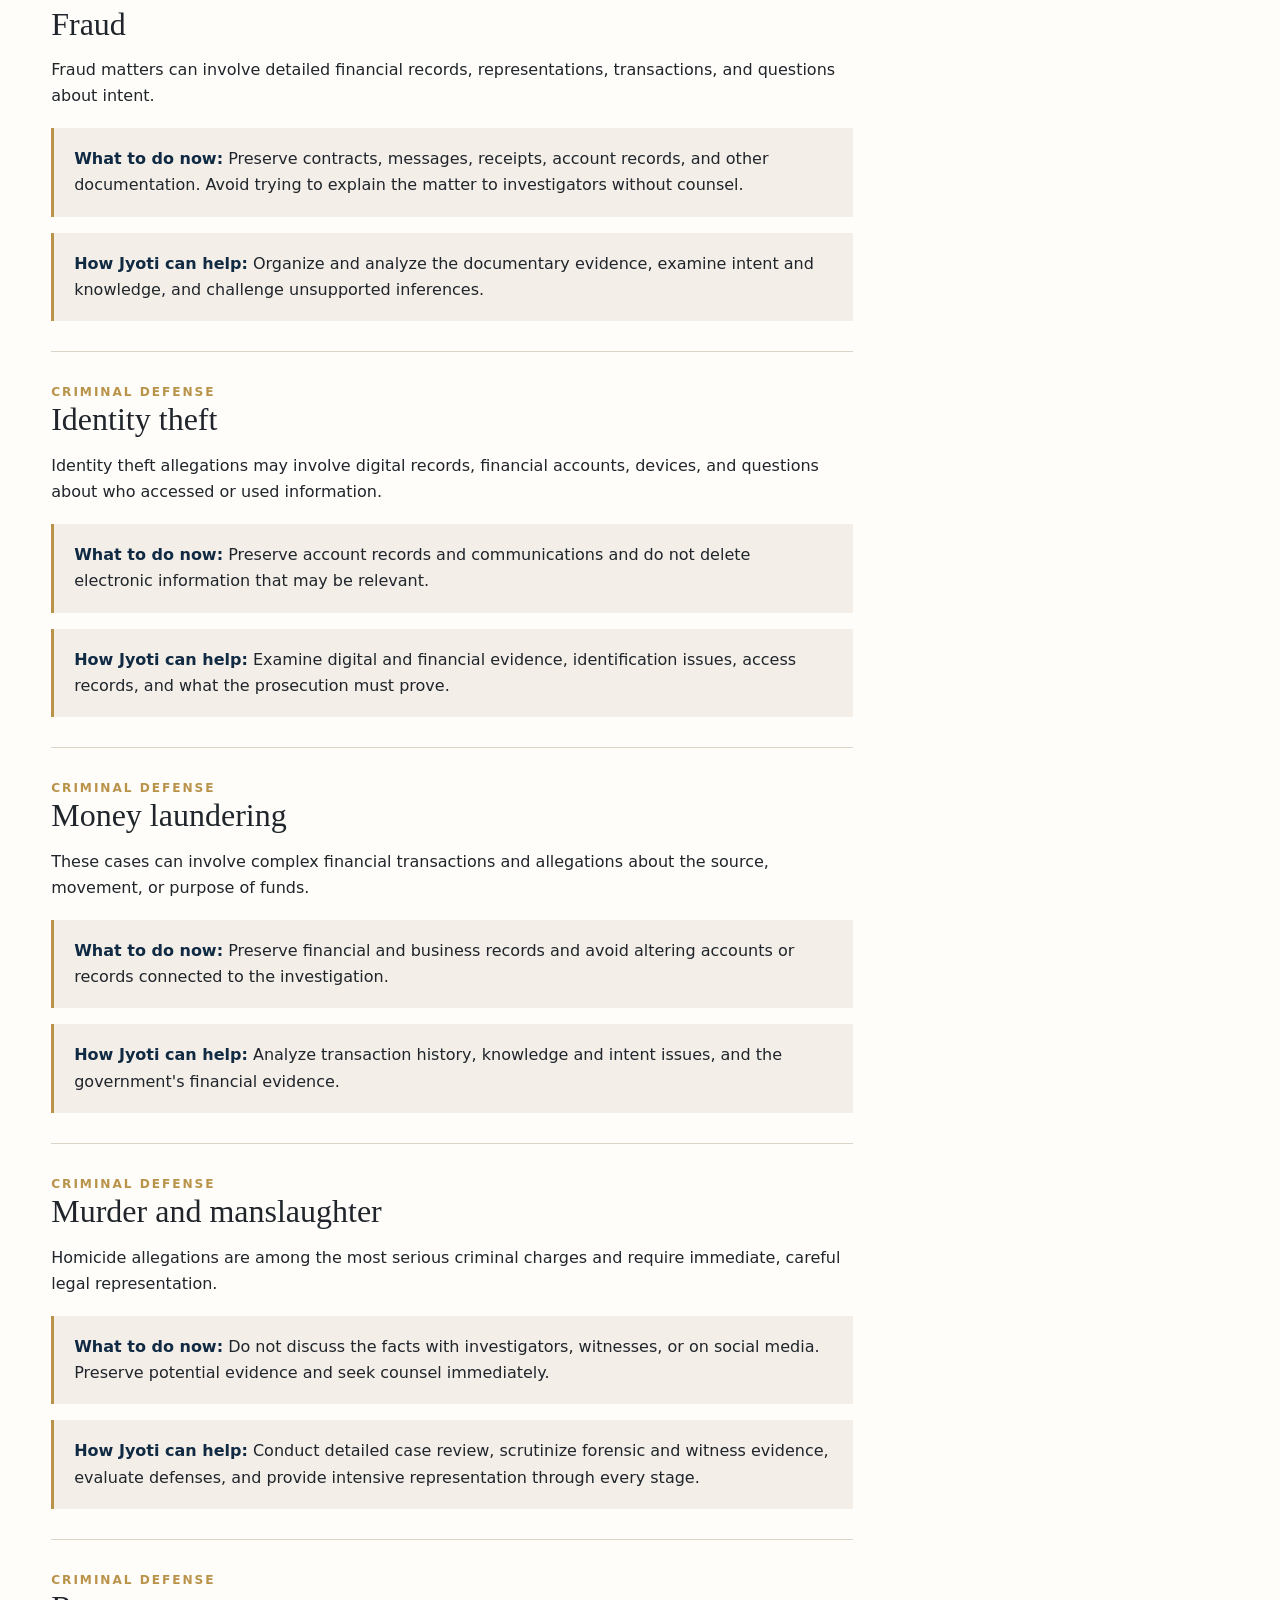
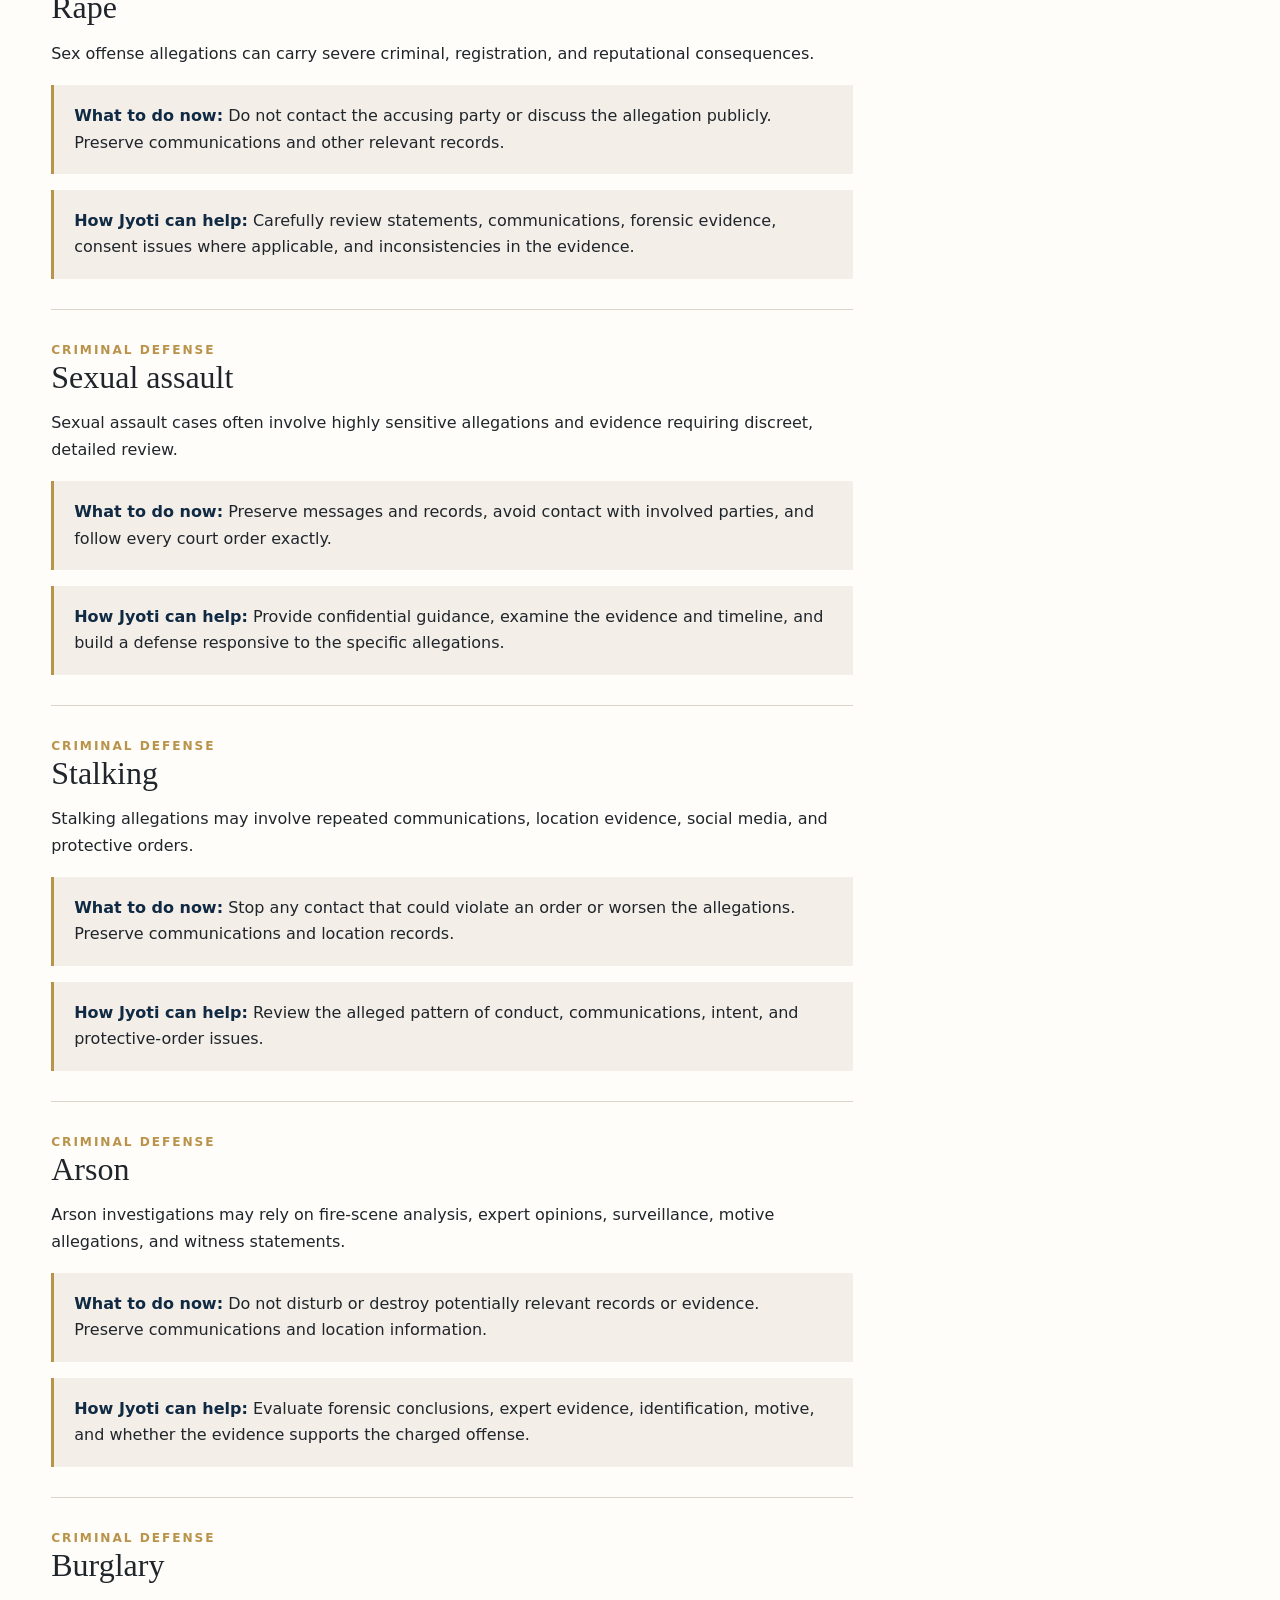
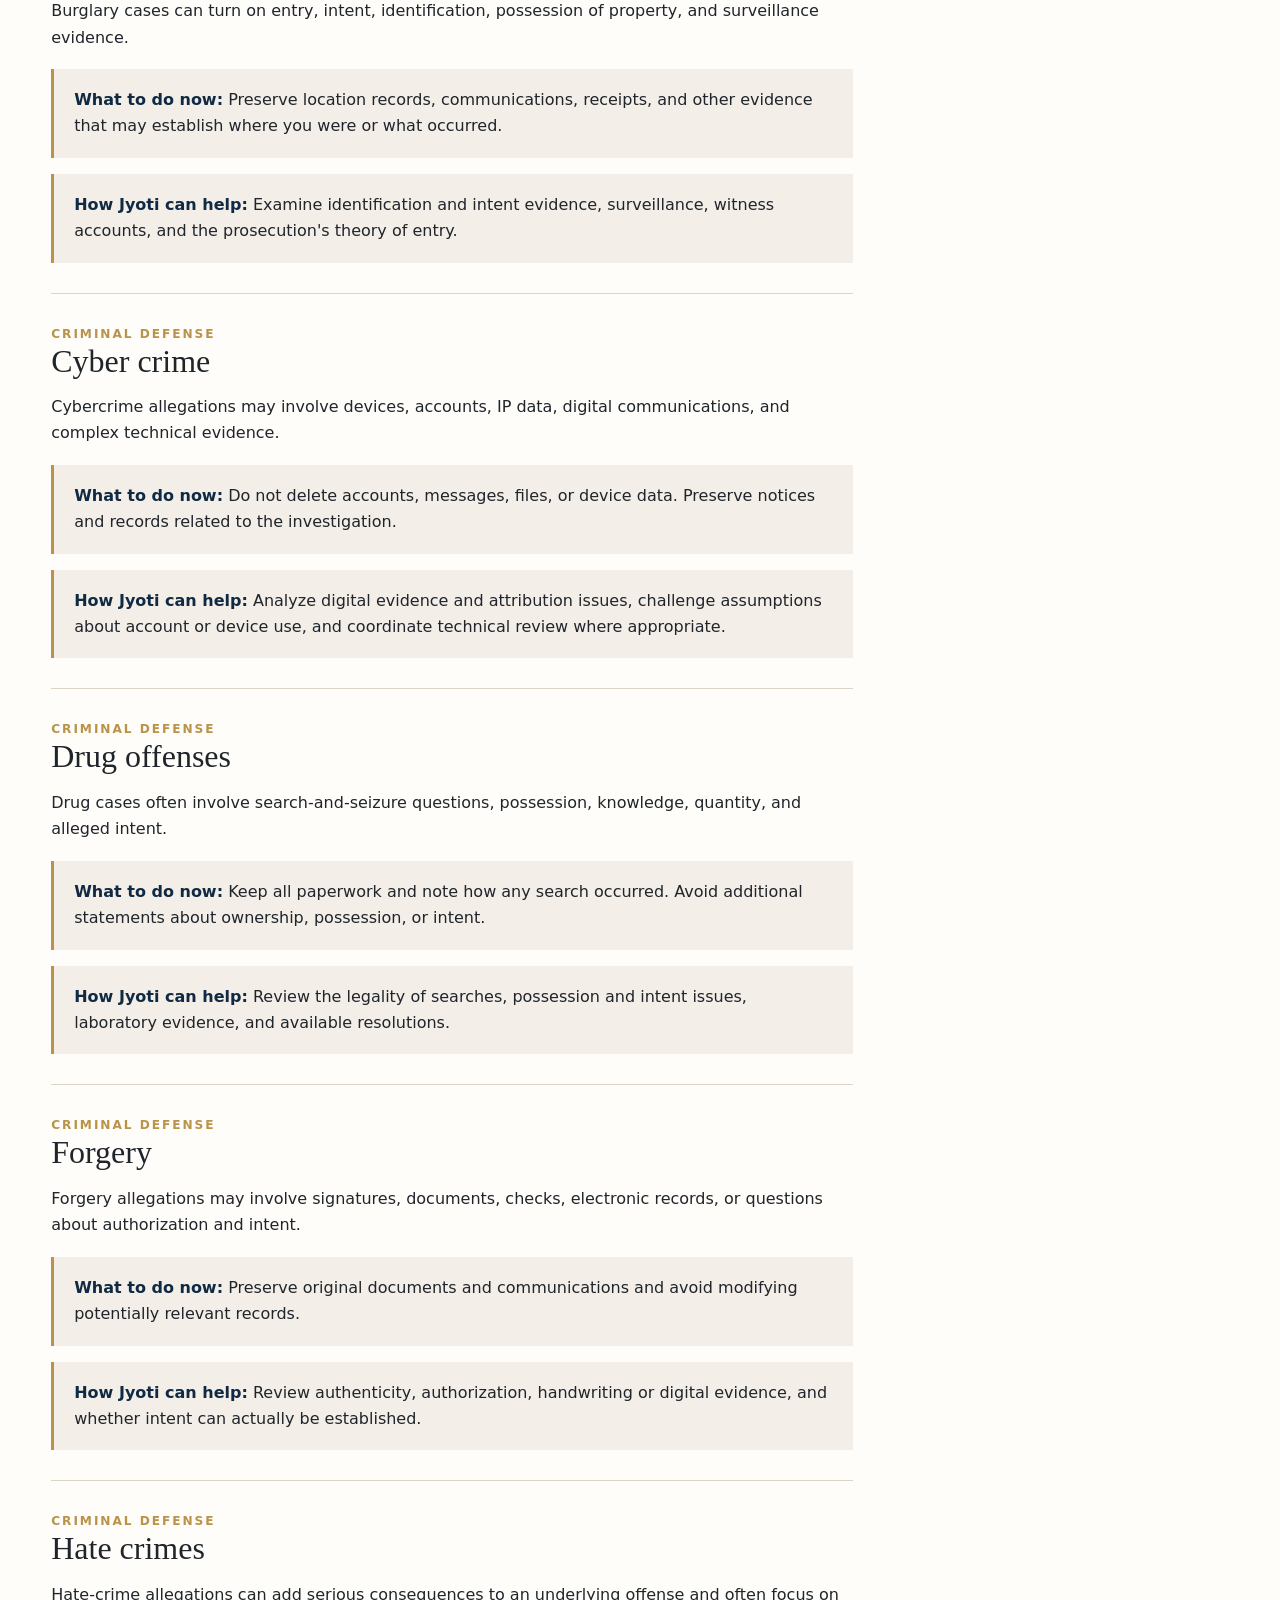
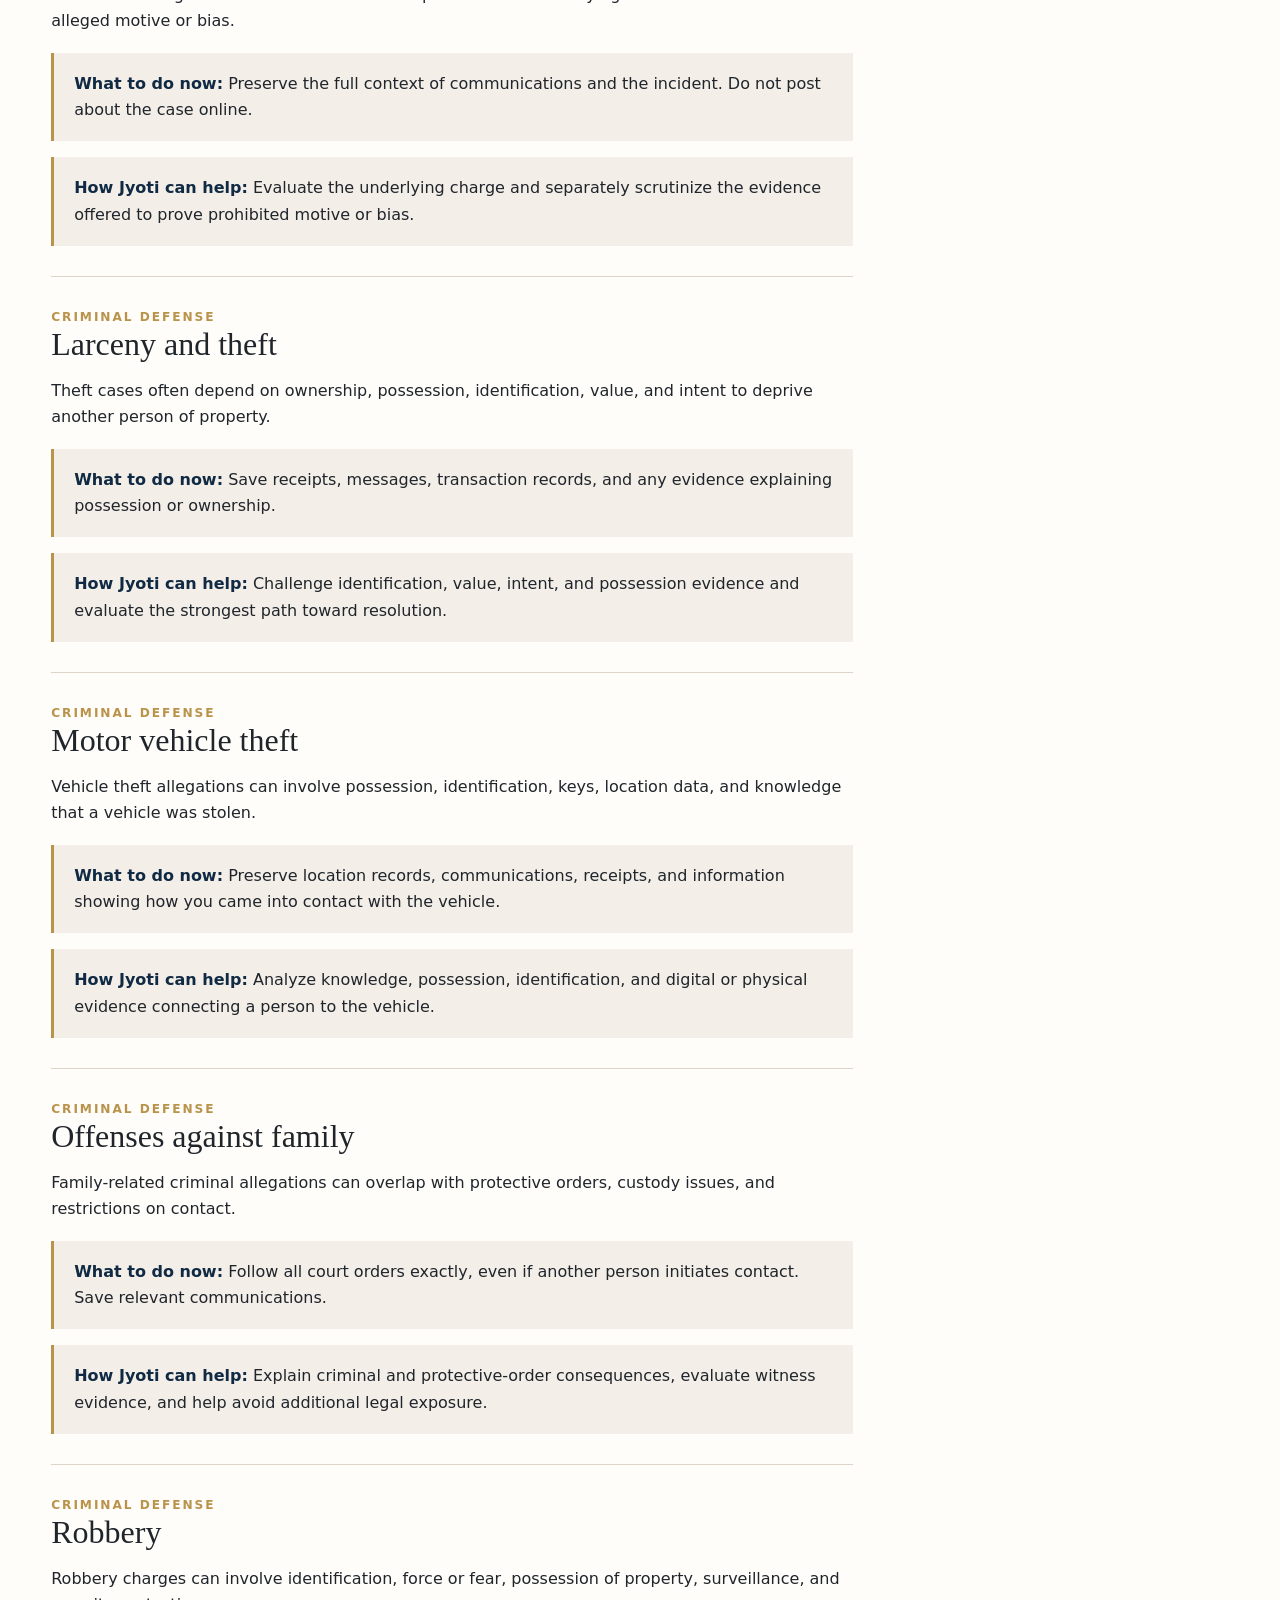
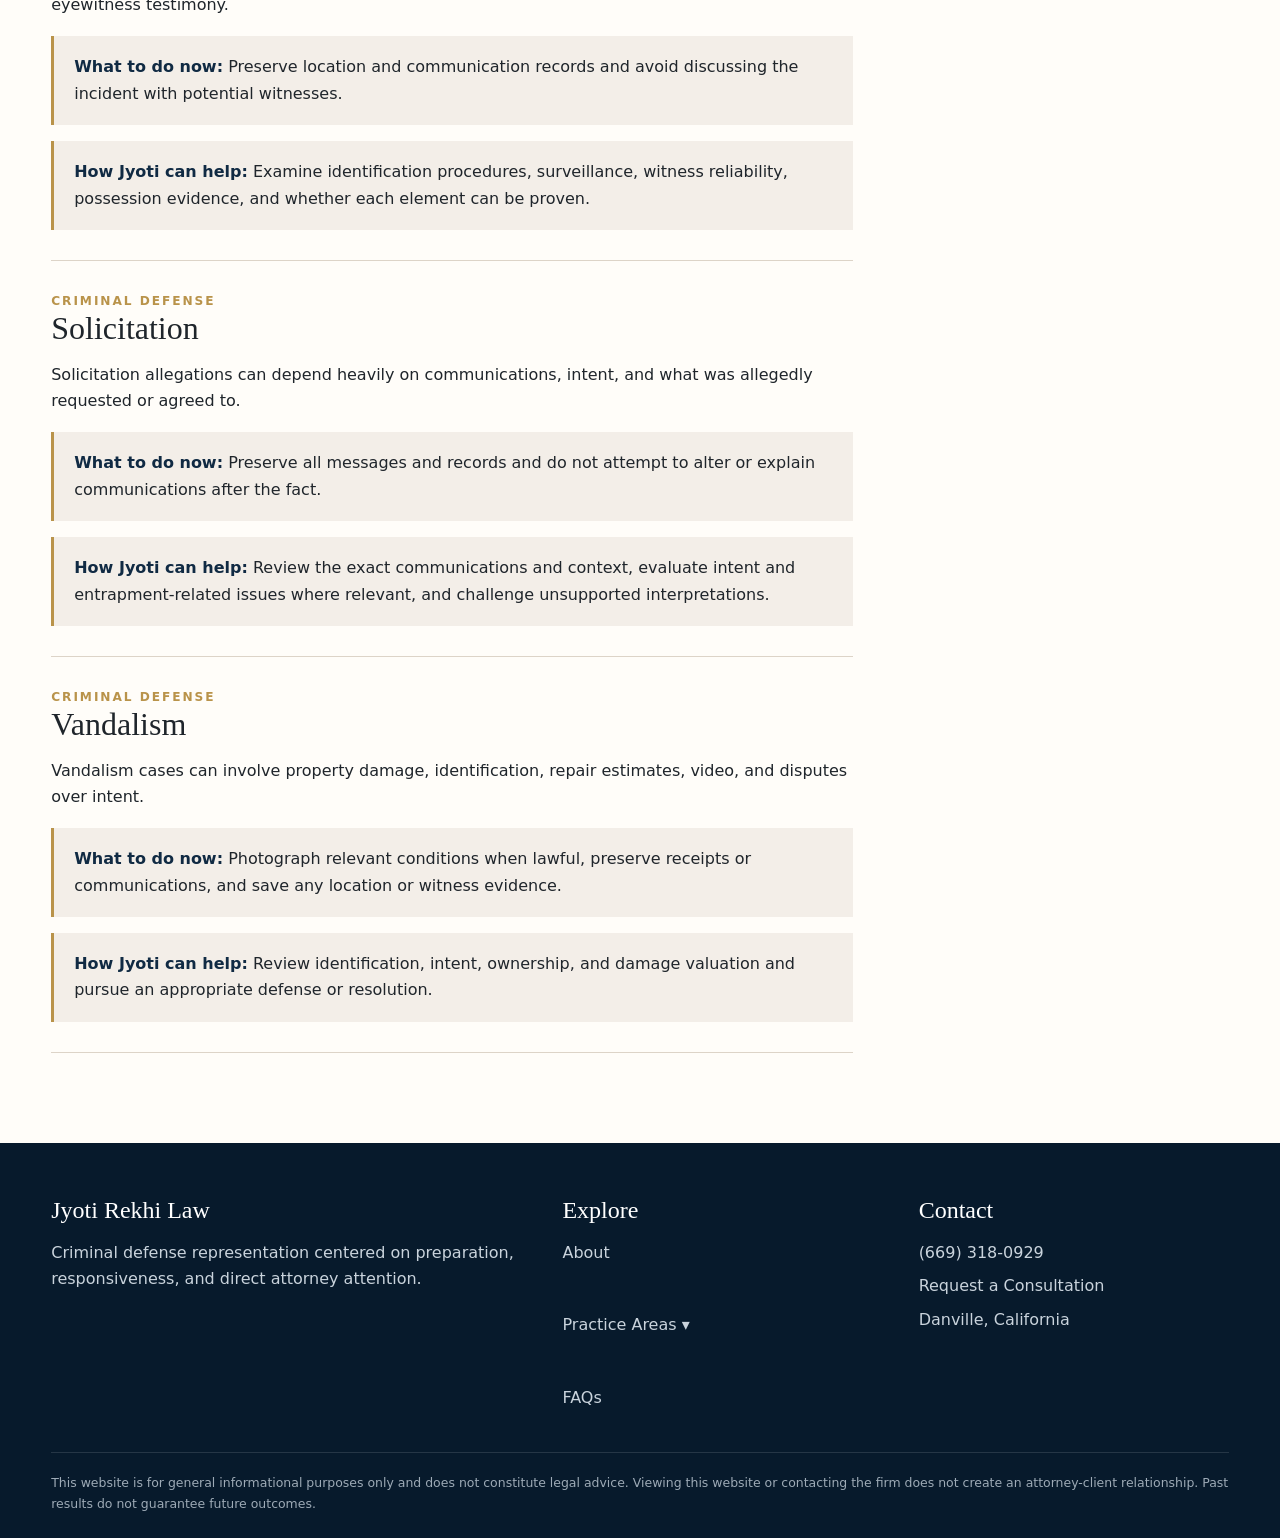
<file: practice-areas.html>
<!doctype html><html><head><meta charset="utf-8"><meta name="viewport" content="width=device-width,initial-scale=1">
<title>Practice Areas | Jyoti Rekhi Law</title><link rel="stylesheet" href="styles.css"></head><body>
<div class="topbar"><div class="wrap"><span>Criminal Defense • Danville, California</span><span><a href="tel:+16693180929">(669) 318-0929</a></span></div></div>
<header><div class="wrap nav">
  <a class="brand" href="index.html">
    <div class="mark">JR</div>
    <div><strong>JYOTI REKHI LAW</strong><span>Fearless Advocacy • Trusted Guidance</span></div>
  </a>
  <nav class="links">
    <a href="index.html">Home</a>
    <a href="about.html">About</a>
    <div class="has-dropdown"><a href="practice-areas.html">Practice Areas ▾</a>
        <div class="dropdown">
          <a href="practice-areas.html#alcohol">Alcohol-related offenses</a>
          <a href="practice-areas.html#assault">Assault and battery</a>
          <a href="practice-areas.html#child-abuse">Child abuse</a>
          <a href="practice-areas.html#disorderly">Disorderly conduct</a>
          <a href="practice-areas.html#extortion">Extortion</a>
          <a href="practice-areas.html#fraud">Fraud</a>
          <a href="practice-areas.html#identity-theft">Identity theft</a>
          <a href="practice-areas.html#money-laundering">Money laundering</a>
          <a href="practice-areas.html#murder">Murder and manslaughter</a>
          <a href="practice-areas.html#rape">Rape</a>
          <a href="practice-areas.html#sexual-assault">Sexual assault</a>
          <a href="practice-areas.html#stalking">Stalking</a>
          <a href="practice-areas.html#arson">Arson</a>
          <a href="practice-areas.html#burglary">Burglary</a>
          <a href="practice-areas.html#cyber-crime">Cyber crime</a>
          <a href="practice-areas.html#drug-offenses">Drug offenses</a>
          <a href="practice-areas.html#forgery">Forgery</a>
          <a href="practice-areas.html#hate-crimes">Hate crimes</a>
          <a href="practice-areas.html#larceny">Larceny and theft</a>
          <a href="practice-areas.html#motor-vehicle">Motor vehicle theft</a>
          <a href="practice-areas.html#family">Offenses against family</a>
          <a href="practice-areas.html#robbery">Robbery</a>
          <a href="practice-areas.html#solicitation">Solicitation</a>
          <a href="practice-areas.html#vandalism">Vandalism</a>
        </div></div>
    <a href="faq.html">FAQs</a>
    <a href="contact.html">Contact</a>
    <a class="btn primary" href="contact.html">Request Consultation</a>
  </nav>
  <button class="menu" aria-label="Open menu">☰</button>
</div></header>


<div class="page-hero"><div class="wrap"><div class="eyebrow">Practice Areas</div><h1>Know what to do next.</h1><p>Explore the criminal matters Jyoti Rekhi Law can feature. The guidance below is general information and not legal advice for a specific case.</p></div></div>
<section><div class="wrap">
<div class="eyebrow">Jump To A Practice Area</div><div class="practice-index"><a href="#alcohol">Alcohol-related offenses</a><a href="#assault">Assault and battery</a><a href="#child-abuse">Child abuse</a><a href="#disorderly">Disorderly conduct</a><a href="#extortion">Extortion</a><a href="#fraud">Fraud</a><a href="#identity-theft">Identity theft</a><a href="#money-laundering">Money laundering</a><a href="#murder">Murder and manslaughter</a><a href="#rape">Rape</a><a href="#sexual-assault">Sexual assault</a><a href="#stalking">Stalking</a><a href="#arson">Arson</a><a href="#burglary">Burglary</a><a href="#cyber-crime">Cyber crime</a><a href="#drug-offenses">Drug offenses</a><a href="#forgery">Forgery</a><a href="#hate-crimes">Hate crimes</a><a href="#larceny">Larceny and theft</a><a href="#motor-vehicle">Motor vehicle theft</a><a href="#family">Offenses against family</a><a href="#robbery">Robbery</a><a href="#solicitation">Solicitation</a><a href="#vandalism">Vandalism</a></div>
<div class="content"><div><div class="area-detail" id="alcohol">
    <div class="eyebrow">Criminal Defense</div><h2>Alcohol-related offenses</h2><p>Alcohol-related cases can create both criminal and driving-related consequences, with deadlines that may arrive quickly.</p>
    <div class="tip"><strong>What to do now:</strong> Keep every citation and court or DMV document, write down what you remember, and avoid discussing the facts publicly.</div>
    <div class="tip"><strong>How Jyoti can help:</strong> Review the stop, testing, statements, deadlines, and available evidence; explain potential consequences and develop a defense strategy.</div></div><div class="area-detail" id="assault">
    <div class="eyebrow">Criminal Defense</div><h2>Assault and battery</h2><p>These allegations often depend on competing accounts, injuries, video, witness testimony, and possible self-defense issues.</p>
    <div class="tip"><strong>What to do now:</strong> Preserve messages, photos, videos, and witness information. Avoid contact that could escalate the situation or violate an order.</div>
    <div class="tip"><strong>How Jyoti can help:</strong> Evaluate self-defense and factual disputes, examine witness and physical evidence, and advocate through negotiation or litigation.</div></div><div class="area-detail" id="child-abuse">
    <div class="eyebrow">Criminal Defense</div><h2>Child abuse</h2><p>Allegations involving a child can carry serious criminal and personal consequences and may involve multiple agencies or proceedings.</p>
    <div class="tip"><strong>What to do now:</strong> Do not confront witnesses or attempt to influence statements. Preserve relevant records and comply carefully with any court orders.</div>
    <div class="tip"><strong>How Jyoti can help:</strong> Assess the allegations and evidence, explain overlapping proceedings, protect your rights, and develop a careful case strategy.</div></div><div class="area-detail" id="disorderly">
    <div class="eyebrow">Criminal Defense</div><h2>Disorderly conduct</h2><p>Disorderly conduct cases can arise from public incidents, disputes, or conduct law enforcement believes disturbed the peace.</p>
    <div class="tip"><strong>What to do now:</strong> Save videos, witness names, citations, and other records showing the context of the incident.</div>
    <div class="tip"><strong>How Jyoti can help:</strong> Review whether the alleged conduct meets the legal elements, evaluate witness accounts, and pursue an appropriate resolution.</div></div><div class="area-detail" id="extortion">
    <div class="eyebrow">Criminal Defense</div><h2>Extortion</h2><p>Extortion allegations often turn on communications, threats, intent, and the surrounding relationship between the parties.</p>
    <div class="tip"><strong>What to do now:</strong> Preserve texts, emails, recordings, and financial records. Do not delete or alter communications.</div>
    <div class="tip"><strong>How Jyoti can help:</strong> Analyze the communications and context, evaluate intent and evidentiary issues, and build a defense around what the evidence actually establishes.</div></div><div class="area-detail" id="fraud">
    <div class="eyebrow">Criminal Defense</div><h2>Fraud</h2><p>Fraud matters can involve detailed financial records, representations, transactions, and questions about intent.</p>
    <div class="tip"><strong>What to do now:</strong> Preserve contracts, messages, receipts, account records, and other documentation. Avoid trying to explain the matter to investigators without counsel.</div>
    <div class="tip"><strong>How Jyoti can help:</strong> Organize and analyze the documentary evidence, examine intent and knowledge, and challenge unsupported inferences.</div></div><div class="area-detail" id="identity-theft">
    <div class="eyebrow">Criminal Defense</div><h2>Identity theft</h2><p>Identity theft allegations may involve digital records, financial accounts, devices, and questions about who accessed or used information.</p>
    <div class="tip"><strong>What to do now:</strong> Preserve account records and communications and do not delete electronic information that may be relevant.</div>
    <div class="tip"><strong>How Jyoti can help:</strong> Examine digital and financial evidence, identification issues, access records, and what the prosecution must prove.</div></div><div class="area-detail" id="money-laundering">
    <div class="eyebrow">Criminal Defense</div><h2>Money laundering</h2><p>These cases can involve complex financial transactions and allegations about the source, movement, or purpose of funds.</p>
    <div class="tip"><strong>What to do now:</strong> Preserve financial and business records and avoid altering accounts or records connected to the investigation.</div>
    <div class="tip"><strong>How Jyoti can help:</strong> Analyze transaction history, knowledge and intent issues, and the government's financial evidence.</div></div><div class="area-detail" id="murder">
    <div class="eyebrow">Criminal Defense</div><h2>Murder and manslaughter</h2><p>Homicide allegations are among the most serious criminal charges and require immediate, careful legal representation.</p>
    <div class="tip"><strong>What to do now:</strong> Do not discuss the facts with investigators, witnesses, or on social media. Preserve potential evidence and seek counsel immediately.</div>
    <div class="tip"><strong>How Jyoti can help:</strong> Conduct detailed case review, scrutinize forensic and witness evidence, evaluate defenses, and provide intensive representation through every stage.</div></div><div class="area-detail" id="rape">
    <div class="eyebrow">Criminal Defense</div><h2>Rape</h2><p>Sex offense allegations can carry severe criminal, registration, and reputational consequences.</p>
    <div class="tip"><strong>What to do now:</strong> Do not contact the accusing party or discuss the allegation publicly. Preserve communications and other relevant records.</div>
    <div class="tip"><strong>How Jyoti can help:</strong> Carefully review statements, communications, forensic evidence, consent issues where applicable, and inconsistencies in the evidence.</div></div><div class="area-detail" id="sexual-assault">
    <div class="eyebrow">Criminal Defense</div><h2>Sexual assault</h2><p>Sexual assault cases often involve highly sensitive allegations and evidence requiring discreet, detailed review.</p>
    <div class="tip"><strong>What to do now:</strong> Preserve messages and records, avoid contact with involved parties, and follow every court order exactly.</div>
    <div class="tip"><strong>How Jyoti can help:</strong> Provide confidential guidance, examine the evidence and timeline, and build a defense responsive to the specific allegations.</div></div><div class="area-detail" id="stalking">
    <div class="eyebrow">Criminal Defense</div><h2>Stalking</h2><p>Stalking allegations may involve repeated communications, location evidence, social media, and protective orders.</p>
    <div class="tip"><strong>What to do now:</strong> Stop any contact that could violate an order or worsen the allegations. Preserve communications and location records.</div>
    <div class="tip"><strong>How Jyoti can help:</strong> Review the alleged pattern of conduct, communications, intent, and protective-order issues.</div></div><div class="area-detail" id="arson">
    <div class="eyebrow">Criminal Defense</div><h2>Arson</h2><p>Arson investigations may rely on fire-scene analysis, expert opinions, surveillance, motive allegations, and witness statements.</p>
    <div class="tip"><strong>What to do now:</strong> Do not disturb or destroy potentially relevant records or evidence. Preserve communications and location information.</div>
    <div class="tip"><strong>How Jyoti can help:</strong> Evaluate forensic conclusions, expert evidence, identification, motive, and whether the evidence supports the charged offense.</div></div><div class="area-detail" id="burglary">
    <div class="eyebrow">Criminal Defense</div><h2>Burglary</h2><p>Burglary cases can turn on entry, intent, identification, possession of property, and surveillance evidence.</p>
    <div class="tip"><strong>What to do now:</strong> Preserve location records, communications, receipts, and other evidence that may establish where you were or what occurred.</div>
    <div class="tip"><strong>How Jyoti can help:</strong> Examine identification and intent evidence, surveillance, witness accounts, and the prosecution's theory of entry.</div></div><div class="area-detail" id="cyber-crime">
    <div class="eyebrow">Criminal Defense</div><h2>Cyber crime</h2><p>Cybercrime allegations may involve devices, accounts, IP data, digital communications, and complex technical evidence.</p>
    <div class="tip"><strong>What to do now:</strong> Do not delete accounts, messages, files, or device data. Preserve notices and records related to the investigation.</div>
    <div class="tip"><strong>How Jyoti can help:</strong> Analyze digital evidence and attribution issues, challenge assumptions about account or device use, and coordinate technical review where appropriate.</div></div><div class="area-detail" id="drug-offenses">
    <div class="eyebrow">Criminal Defense</div><h2>Drug offenses</h2><p>Drug cases often involve search-and-seizure questions, possession, knowledge, quantity, and alleged intent.</p>
    <div class="tip"><strong>What to do now:</strong> Keep all paperwork and note how any search occurred. Avoid additional statements about ownership, possession, or intent.</div>
    <div class="tip"><strong>How Jyoti can help:</strong> Review the legality of searches, possession and intent issues, laboratory evidence, and available resolutions.</div></div><div class="area-detail" id="forgery">
    <div class="eyebrow">Criminal Defense</div><h2>Forgery</h2><p>Forgery allegations may involve signatures, documents, checks, electronic records, or questions about authorization and intent.</p>
    <div class="tip"><strong>What to do now:</strong> Preserve original documents and communications and avoid modifying potentially relevant records.</div>
    <div class="tip"><strong>How Jyoti can help:</strong> Review authenticity, authorization, handwriting or digital evidence, and whether intent can actually be established.</div></div><div class="area-detail" id="hate-crimes">
    <div class="eyebrow">Criminal Defense</div><h2>Hate crimes</h2><p>Hate-crime allegations can add serious consequences to an underlying offense and often focus on alleged motive or bias.</p>
    <div class="tip"><strong>What to do now:</strong> Preserve the full context of communications and the incident. Do not post about the case online.</div>
    <div class="tip"><strong>How Jyoti can help:</strong> Evaluate the underlying charge and separately scrutinize the evidence offered to prove prohibited motive or bias.</div></div><div class="area-detail" id="larceny">
    <div class="eyebrow">Criminal Defense</div><h2>Larceny and theft</h2><p>Theft cases often depend on ownership, possession, identification, value, and intent to deprive another person of property.</p>
    <div class="tip"><strong>What to do now:</strong> Save receipts, messages, transaction records, and any evidence explaining possession or ownership.</div>
    <div class="tip"><strong>How Jyoti can help:</strong> Challenge identification, value, intent, and possession evidence and evaluate the strongest path toward resolution.</div></div><div class="area-detail" id="motor-vehicle">
    <div class="eyebrow">Criminal Defense</div><h2>Motor vehicle theft</h2><p>Vehicle theft allegations can involve possession, identification, keys, location data, and knowledge that a vehicle was stolen.</p>
    <div class="tip"><strong>What to do now:</strong> Preserve location records, communications, receipts, and information showing how you came into contact with the vehicle.</div>
    <div class="tip"><strong>How Jyoti can help:</strong> Analyze knowledge, possession, identification, and digital or physical evidence connecting a person to the vehicle.</div></div><div class="area-detail" id="family">
    <div class="eyebrow">Criminal Defense</div><h2>Offenses against family</h2><p>Family-related criminal allegations can overlap with protective orders, custody issues, and restrictions on contact.</p>
    <div class="tip"><strong>What to do now:</strong> Follow all court orders exactly, even if another person initiates contact. Save relevant communications.</div>
    <div class="tip"><strong>How Jyoti can help:</strong> Explain criminal and protective-order consequences, evaluate witness evidence, and help avoid additional legal exposure.</div></div><div class="area-detail" id="robbery">
    <div class="eyebrow">Criminal Defense</div><h2>Robbery</h2><p>Robbery charges can involve identification, force or fear, possession of property, surveillance, and eyewitness testimony.</p>
    <div class="tip"><strong>What to do now:</strong> Preserve location and communication records and avoid discussing the incident with potential witnesses.</div>
    <div class="tip"><strong>How Jyoti can help:</strong> Examine identification procedures, surveillance, witness reliability, possession evidence, and whether each element can be proven.</div></div><div class="area-detail" id="solicitation">
    <div class="eyebrow">Criminal Defense</div><h2>Solicitation</h2><p>Solicitation allegations can depend heavily on communications, intent, and what was allegedly requested or agreed to.</p>
    <div class="tip"><strong>What to do now:</strong> Preserve all messages and records and do not attempt to alter or explain communications after the fact.</div>
    <div class="tip"><strong>How Jyoti can help:</strong> Review the exact communications and context, evaluate intent and entrapment-related issues where relevant, and challenge unsupported interpretations.</div></div><div class="area-detail" id="vandalism">
    <div class="eyebrow">Criminal Defense</div><h2>Vandalism</h2><p>Vandalism cases can involve property damage, identification, repair estimates, video, and disputes over intent.</p>
    <div class="tip"><strong>What to do now:</strong> Photograph relevant conditions when lawful, preserve receipts or communications, and save any location or witness evidence.</div>
    <div class="tip"><strong>How Jyoti can help:</strong> Review identification, intent, ownership, and damage valuation and pursue an appropriate defense or resolution.</div></div></div>
<aside class="sidebar"><div class="eyebrow">Need Guidance?</div><h3>Request a consultation</h3><p>Early legal guidance can help you understand deadlines, risks, and next steps.</p><a class="btn primary" href="contact.html">Contact the Firm</a></aside>
</div></div></section><footer><div class="wrap">
  <div class="footer-grid">
    <div><h3>Jyoti Rekhi Law</h3><p>Criminal defense representation centered on preparation, responsiveness, and direct attorney attention.</p></div>
    <div><h3>Explore</h3><a href="about.html">About</a><div class="has-dropdown"><a href="practice-areas.html">Practice Areas ▾</a>
        <div class="dropdown">
          <a href="practice-areas.html#alcohol">Alcohol-related offenses</a>
          <a href="practice-areas.html#assault">Assault and battery</a>
          <a href="practice-areas.html#child-abuse">Child abuse</a>
          <a href="practice-areas.html#disorderly">Disorderly conduct</a>
          <a href="practice-areas.html#extortion">Extortion</a>
          <a href="practice-areas.html#fraud">Fraud</a>
          <a href="practice-areas.html#identity-theft">Identity theft</a>
          <a href="practice-areas.html#money-laundering">Money laundering</a>
          <a href="practice-areas.html#murder">Murder and manslaughter</a>
          <a href="practice-areas.html#rape">Rape</a>
          <a href="practice-areas.html#sexual-assault">Sexual assault</a>
          <a href="practice-areas.html#stalking">Stalking</a>
          <a href="practice-areas.html#arson">Arson</a>
          <a href="practice-areas.html#burglary">Burglary</a>
          <a href="practice-areas.html#cyber-crime">Cyber crime</a>
          <a href="practice-areas.html#drug-offenses">Drug offenses</a>
          <a href="practice-areas.html#forgery">Forgery</a>
          <a href="practice-areas.html#hate-crimes">Hate crimes</a>
          <a href="practice-areas.html#larceny">Larceny and theft</a>
          <a href="practice-areas.html#motor-vehicle">Motor vehicle theft</a>
          <a href="practice-areas.html#family">Offenses against family</a>
          <a href="practice-areas.html#robbery">Robbery</a>
          <a href="practice-areas.html#solicitation">Solicitation</a>
          <a href="practice-areas.html#vandalism">Vandalism</a>
        </div></div><a href="faq.html">FAQs</a></div>
    <div><h3>Contact</h3><a href="tel:+16693180929">(669) 318-0929</a><a href="contact.html">Request a Consultation</a><p>Danville, California</p></div>
  </div>
  <div class="disclaimer">This website is for general informational purposes only and does not constitute legal advice. Viewing this website or contacting the firm does not create an attorney-client relationship. Past results do not guarantee future outcomes.</div>
</div></footer><script src="script.js"></script>
</body></html>
</file>
<file: styles.css>
:root{
  --navy:#102a43;
  --navy2:#173b5d;
  --brown:#6e5646;
  --brown2:#8a705e;
  --gold:#b9934a;
  --gold2:#d0b06c;
  --cream:#f7f3ec;
  --paper:#fffdf9;
  --ink:#1f252b;
  --muted:#6c6a66;
  --line:#ddd4c8;
  --soft:#ece5dc;
}
*{box-sizing:border-box}
html{scroll-behavior:smooth}
body{
  margin:0;
  font-family:Inter,ui-sans-serif,system-ui,-apple-system,BlinkMacSystemFont,"Segoe UI",sans-serif;
  color:var(--ink);background:var(--paper);line-height:1.65;
}
a{text-decoration:none;color:inherit}
img{max-width:100%;display:block}
.wrap{width:min(1180px,92%);margin:auto}
.eyebrow{font-size:.76rem;letter-spacing:.16em;text-transform:uppercase;font-weight:800;color:var(--gold)}
h1,h2,h3,h4{font-family:Georgia,"Times New Roman",serif;font-weight:500;line-height:1.08;margin:0 0 16px}
h1{font-size:clamp(3rem,6vw,5.3rem)}
h2{font-size:clamp(2.1rem,4vw,3.35rem)}
h3{font-size:1.5rem}
p{margin:0 0 18px}
.btn{
  display:inline-flex;align-items:center;justify-content:center;
  padding:14px 20px;border-radius:2px;font-weight:800;
  border:1px solid transparent;transition:.2s ease;
}
.btn.primary{background:var(--gold);color:#13212d}
.btn.primary:hover{transform:translateY(-1px);background:var(--gold2)}
.btn.outline{border-color:var(--navy);color:var(--navy)}
.btn.light{border-color:rgba(255,255,255,.55);color:white}
.topbar{background:#0a1f33;color:#dfe7ef;font-size:.88rem;padding:8px 0}
.topbar .wrap{display:flex;justify-content:space-between;gap:20px}
header{
  position:sticky;top:0;z-index:20;background:rgba(255,253,249,.96);
  border-bottom:1px solid #ece5db;backdrop-filter:blur(12px)
}
.nav{height:88px;display:flex;align-items:center;justify-content:space-between;gap:26px}
.brand{display:flex;align-items:center;gap:12px}
.mark{
  width:52px;height:52px;border:1px solid var(--gold);display:grid;place-items:center;
  font-family:Georgia,serif;font-size:1.55rem;color:var(--navy)
}
.brand strong{display:block;font-family:Georgia,serif;letter-spacing:.1em;font-size:1.05rem}
.brand span{display:block;font-size:.64rem;letter-spacing:.14em;text-transform:uppercase;color:var(--brown)}
.links{display:flex;align-items:center;gap:23px;font-size:.91rem;font-weight:700}
.links a:hover{color:var(--gold)}
.menu{display:none;border:0;background:none;font-size:1.7rem}
.hero{
  min-height:690px;display:grid;align-items:center;color:white;
  background:
  linear-gradient(90deg,rgba(9,29,48,.98) 0%,rgba(16,42,67,.95) 52%,rgba(82,60,46,.82) 100%),
  linear-gradient(145deg,#102a43,#6e5646);
}
.hero-grid{display:grid;grid-template-columns:1.18fr .82fr;gap:70px;align-items:center;padding:82px 0}
.hero h1 span{color:#d8b56d}
.hero-copy p{font-size:1.12rem;color:#d9e1e8;max-width:650px}
.hero-cta{display:flex;gap:12px;flex-wrap:wrap;margin-top:30px}
.consult-card{
  background:rgba(255,253,249,.97);color:var(--ink);padding:34px;border-top:4px solid var(--gold);
  box-shadow:0 24px 70px rgba(0,0,0,.24)
}
.consult-card h3{color:var(--navy);font-size:2rem}
.consult-card ul{padding-left:18px;color:#55514d}
.trust{background:var(--brown);color:white}
.trust-grid{display:grid;grid-template-columns:repeat(3,1fr)}
.trust-item{padding:25px;text-align:center;border-right:1px solid rgba(255,255,255,.18)}
.trust-item:last-child{border-right:0}
.trust-item b{display:block;font-family:Georgia,serif;color:#f0cc83;font-size:1.45rem}
section{padding:90px 0}
.section-head{display:flex;justify-content:space-between;gap:50px;align-items:end;margin-bottom:40px}
.section-head p{max-width:560px;color:var(--muted)}
.two-col{display:grid;grid-template-columns:1fr 1fr;gap:70px;align-items:center}
.statement{
  background:var(--cream);border-left:3px solid var(--gold);padding:34px
}
.practice-section{background:var(--cream)}
.practice-grid{display:grid;grid-template-columns:repeat(3,1fr);gap:18px}
.practice-card{
  background:white;border:1px solid var(--line);padding:28px;min-height:235px;
  display:flex;flex-direction:column;justify-content:space-between;transition:.2s
}
.practice-card:hover{transform:translateY(-4px);box-shadow:0 16px 34px rgba(51,37,24,.09)}
.practice-card .label{font-size:.72rem;letter-spacing:.14em;text-transform:uppercase;color:var(--gold);font-weight:800}
.practice-card p{color:var(--muted)}
.practice-card .learn{color:var(--navy);font-weight:800}
.band{background:var(--navy);color:white}
.steps{display:grid;grid-template-columns:repeat(4,1fr);gap:22px;margin-top:40px}
.step{border-top:2px solid var(--gold);padding-top:18px}
.step b{display:inline-grid;place-items:center;width:34px;height:34px;border-radius:50%;background:white;color:var(--navy);margin-bottom:14px}
.testimonials{background:#0c2135;color:white}
.quotes{display:grid;grid-template-columns:repeat(3,1fr);gap:20px;margin-top:36px}
.quote{padding:28px;border:1px solid rgba(255,255,255,.14);background:rgba(255,255,255,.035)}
.quote .stars{color:#e1bc72;letter-spacing:.12em;margin-bottom:12px}
.quote p{font-family:Georgia,serif;font-size:1.15rem}
.quote small{color:#bdc9d4}
.cta{background:linear-gradient(110deg,#66503f,#8b705d);color:white}
.cta .wrap{display:flex;justify-content:space-between;gap:40px;align-items:center}
footer{background:#071a2c;color:#c9d3dc;padding:55px 0 24px}
.footer-grid{display:grid;grid-template-columns:1.2fr .8fr .8fr;gap:46px}
footer h3{color:white}
footer a{display:block;margin:7px 0}
.disclaimer{border-top:1px solid rgba(255,255,255,.12);margin-top:34px;padding-top:20px;font-size:.78rem;color:#9daab6}
.page-hero{padding:88px 0;background:linear-gradient(110deg,#102a43,#6e5646);color:white}
.content{display:grid;grid-template-columns:1fr 320px;gap:56px}
.sidebar{background:var(--cream);padding:24px;border-top:3px solid var(--gold);height:max-content}
.area-detail{padding:30px 0;border-bottom:1px solid var(--line)}
.area-detail h2{font-size:2rem}
.tip{
  margin-top:16px;background:#f3eee8;border-left:3px solid var(--gold);
  padding:18px 20px
}
.tip strong{color:var(--navy)}
.form{display:grid;gap:14px}
.form input,.form select,.form textarea{width:100%;padding:14px;border:1px solid #cfc6bb;background:white;font:inherit}
.form textarea{min-height:160px}
.note{font-size:.84rem;color:var(--muted)}
@media(max-width:920px){
  .links{display:none;position:absolute;top:88px;left:0;right:0;background:white;padding:24px;flex-direction:column;border-bottom:1px solid #ddd}
  .links.open{display:flex}.menu{display:block}
  .hero-grid,.two-col,.content{grid-template-columns:1fr}
  .practice-grid,.quotes{grid-template-columns:1fr 1fr}
  .steps{grid-template-columns:1fr 1fr}
}
@media(max-width:640px){
  .brand span{display:none}
  .topbar .wrap{flex-direction:column;gap:2px}
  .trust-grid,.practice-grid,.quotes,.steps{grid-template-columns:1fr}
  .trust-item{border-right:0;border-bottom:1px solid rgba(255,255,255,.18)}
  .section-head,.cta .wrap{display:block}
  .cta .btn{margin-top:14px}
}

/* Attorney/profile + practice dropdown update */
.attorney-photo{
  width:100%;max-width:480px;aspect-ratio:4/5;object-fit:cover;object-position:center top;
  border:1px solid var(--line);box-shadow:18px 18px 0 #e8dfd3;
}
.credential-row{display:grid;grid-template-columns:repeat(3,1fr);gap:14px;margin-top:26px}
.credential{padding:18px;background:var(--cream);border-top:2px solid var(--gold)}
.credential b{display:block;color:var(--navy);font-family:Georgia,serif;font-size:1.08rem}
.has-dropdown{position:relative;padding:32px 0}
.dropdown{
  display:none;position:absolute;top:72px;left:50%;transform:translateX(-50%);
  width:min(760px,90vw);background:white;border:1px solid var(--line);
  box-shadow:0 18px 50px rgba(24,30,35,.16);padding:20px;z-index:40;
  grid-template-columns:repeat(3,1fr);gap:4px 18px;
}
.has-dropdown:hover .dropdown,.has-dropdown:focus-within .dropdown{display:grid}
.dropdown a{padding:9px 10px;font-size:.82rem;font-weight:650;color:var(--ink)}
.dropdown a:hover{background:var(--cream);color:var(--navy)}
.practice-index{display:grid;grid-template-columns:repeat(3,1fr);gap:12px;margin:32px 0 48px}
.practice-index a{padding:14px 16px;background:var(--cream);border-left:2px solid var(--gold);font-weight:750;color:var(--navy)}
.practice-index a:hover{background:#eee5d8}
@media(max-width:920px){
 .has-dropdown{padding:0}
 .dropdown{display:none!important}
 .credential-row,.practice-index{grid-template-columns:1fr 1fr}
}
@media(max-width:640px){.credential-row,.practice-index{grid-template-columns:1fr}}
</file>
